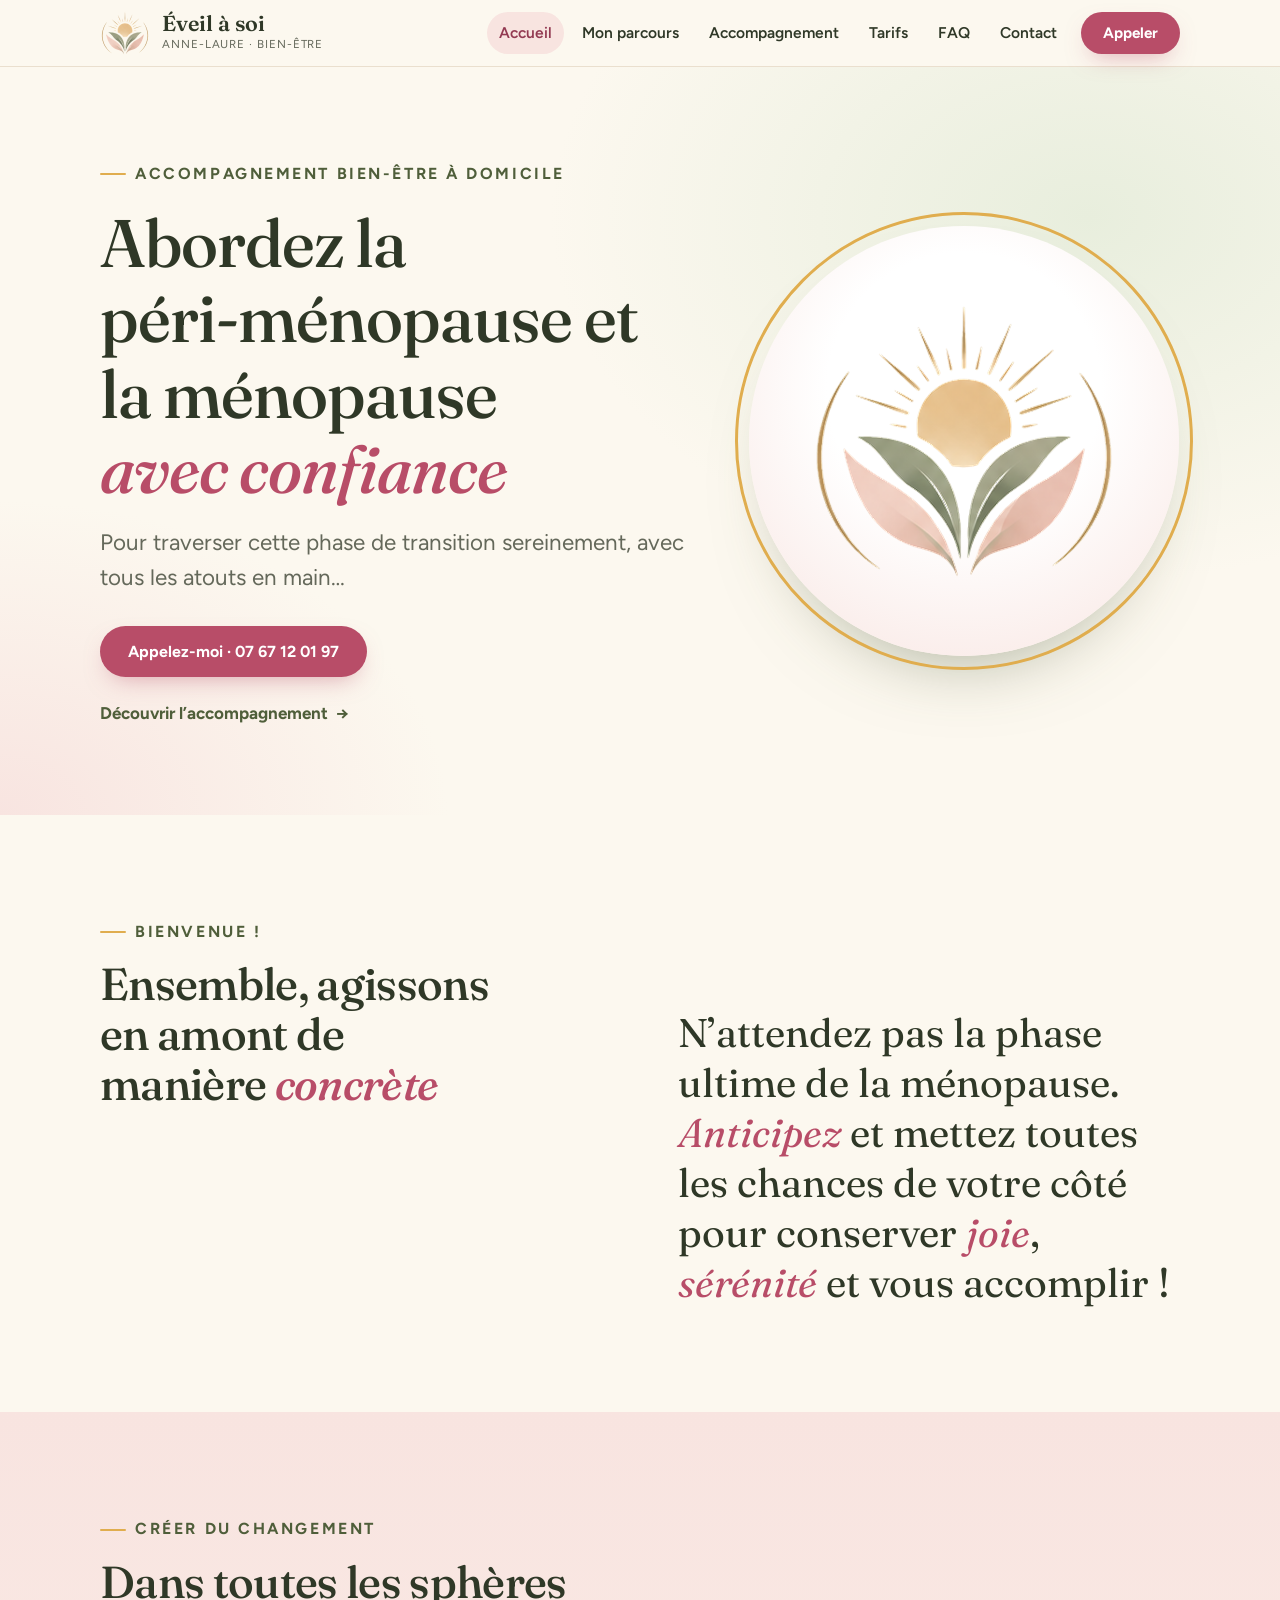
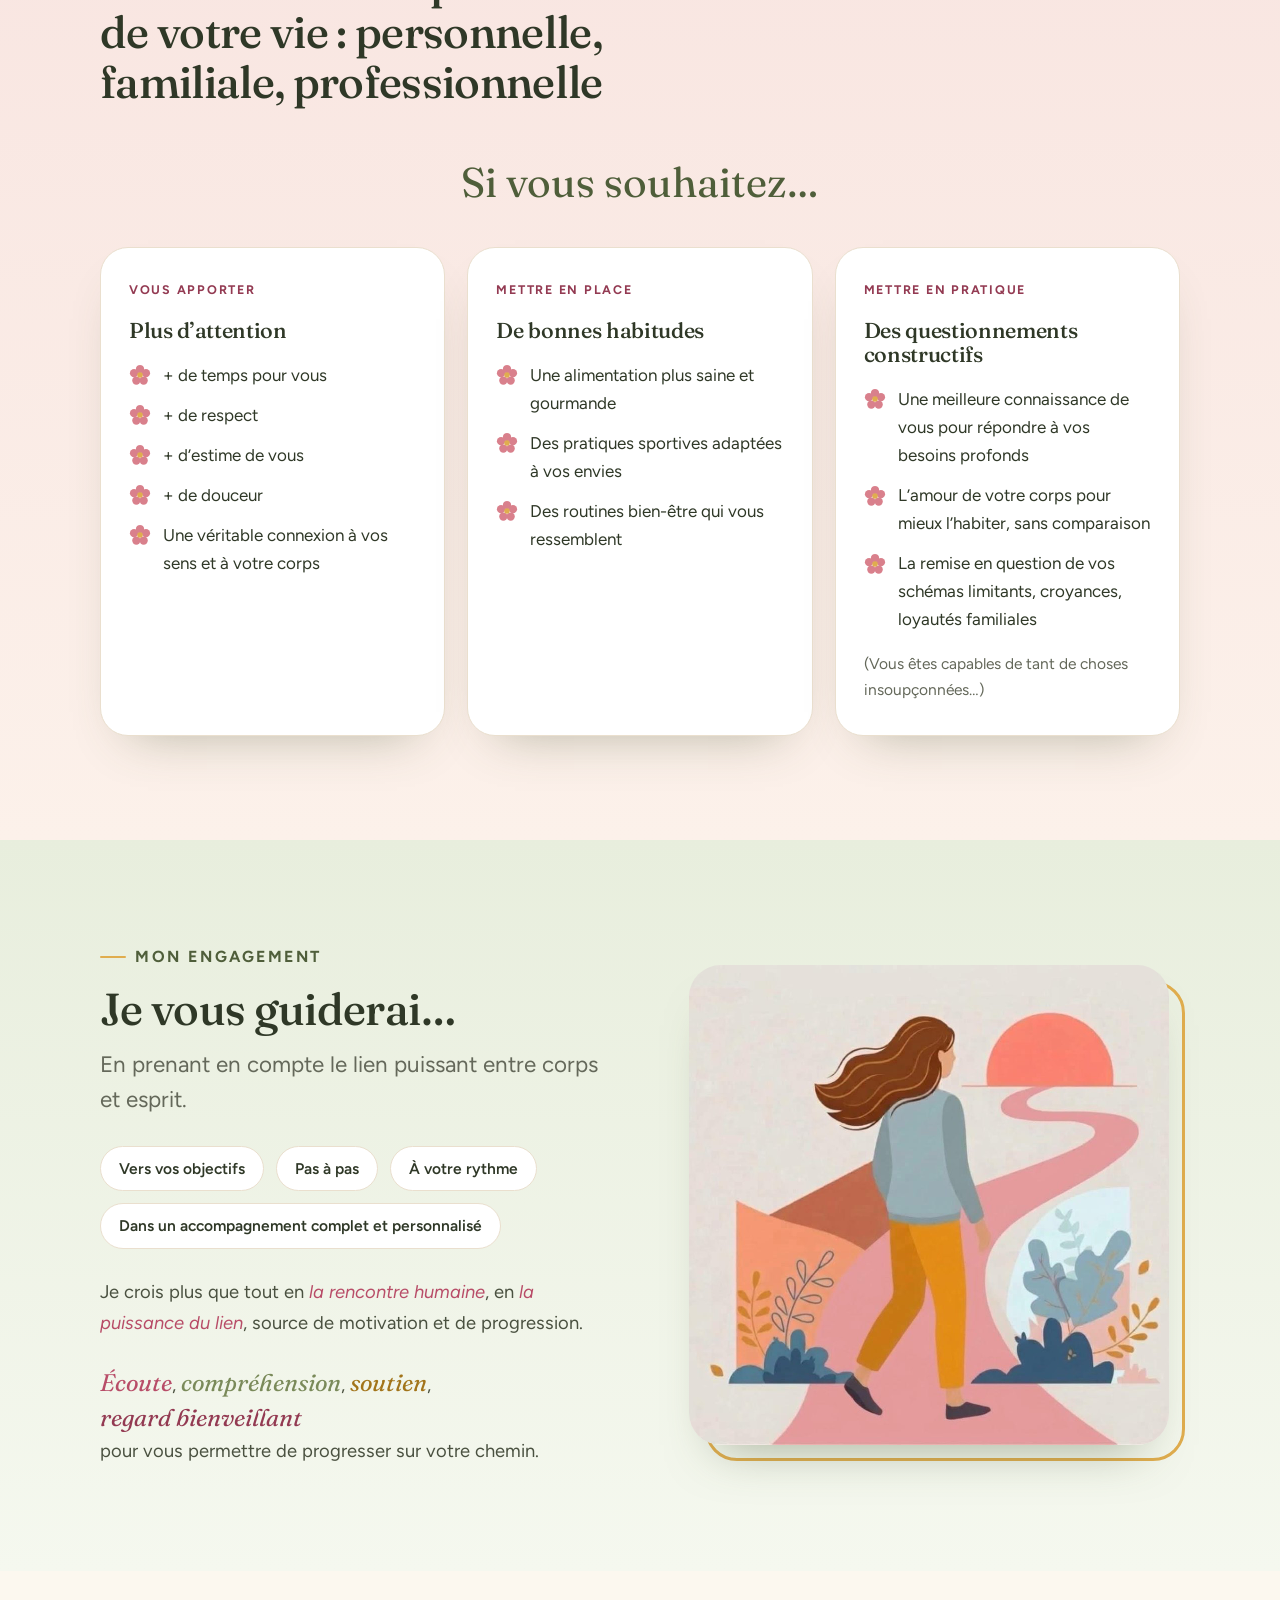
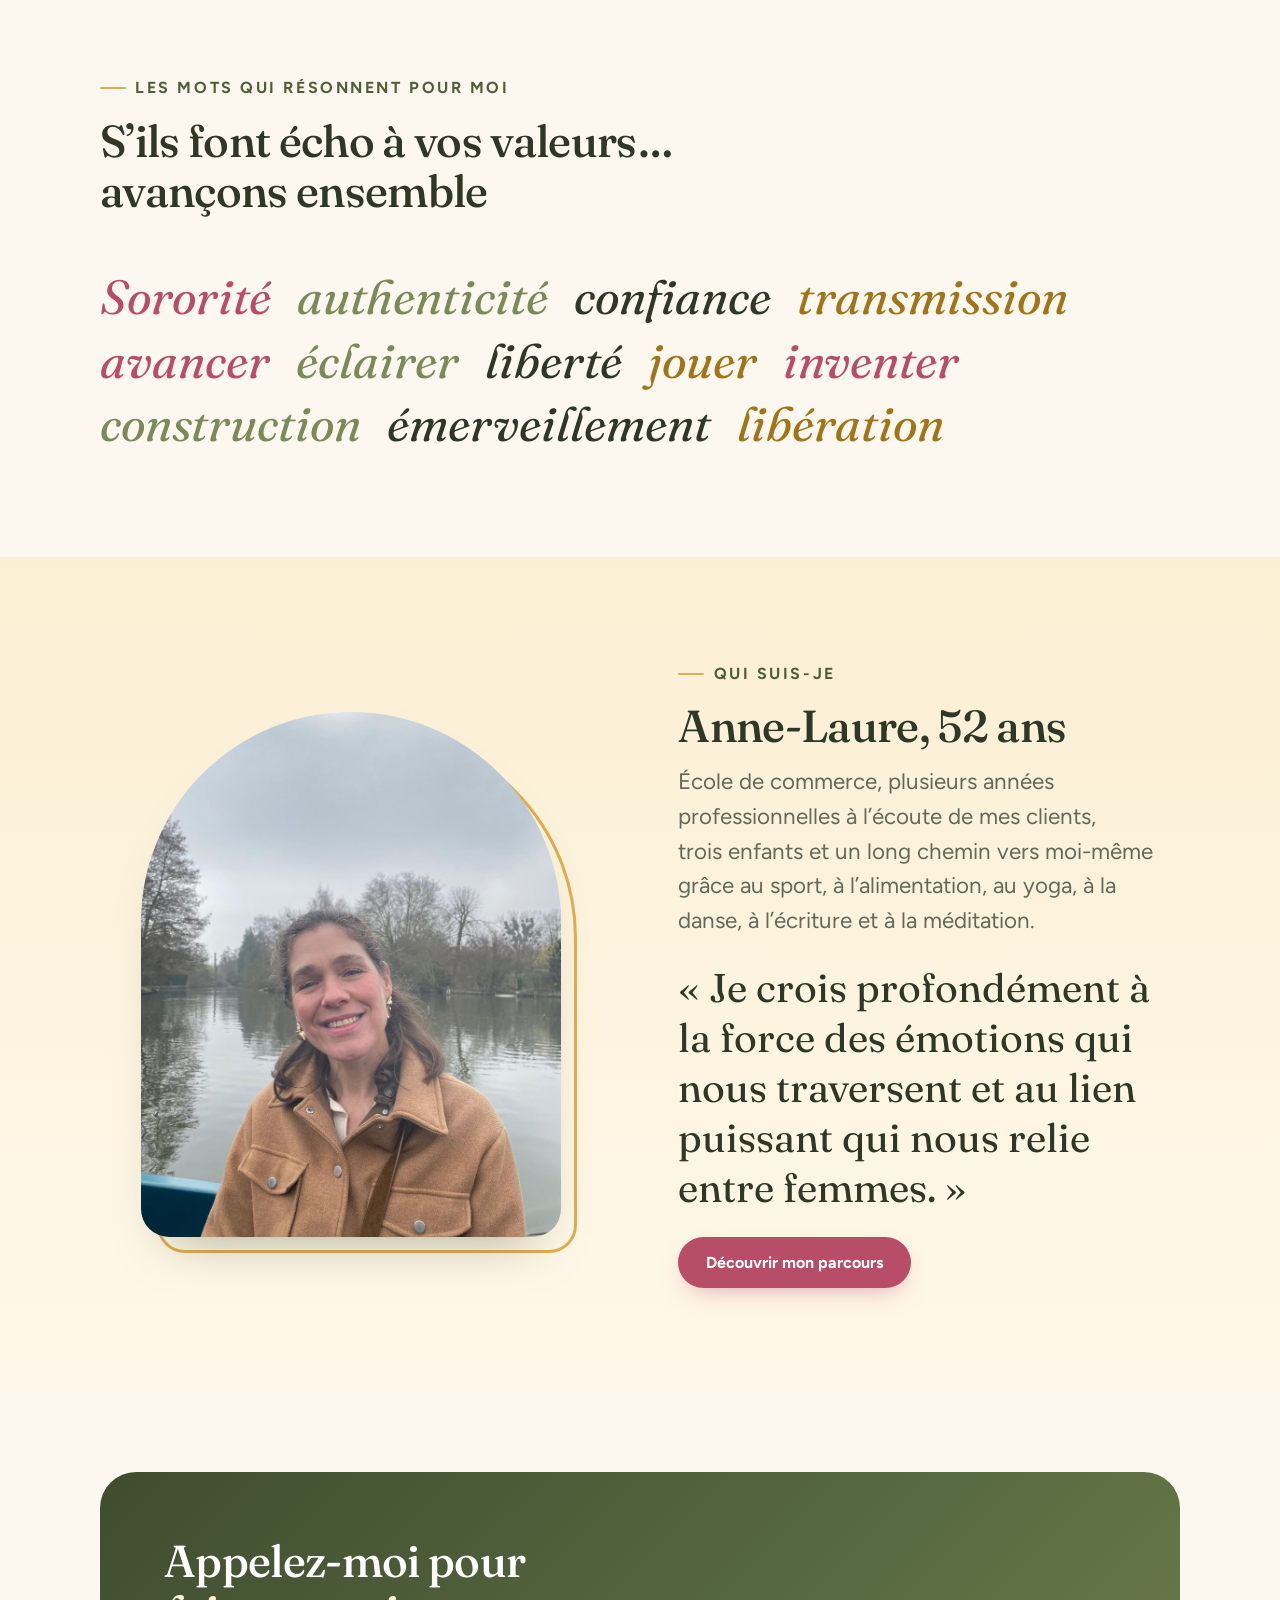
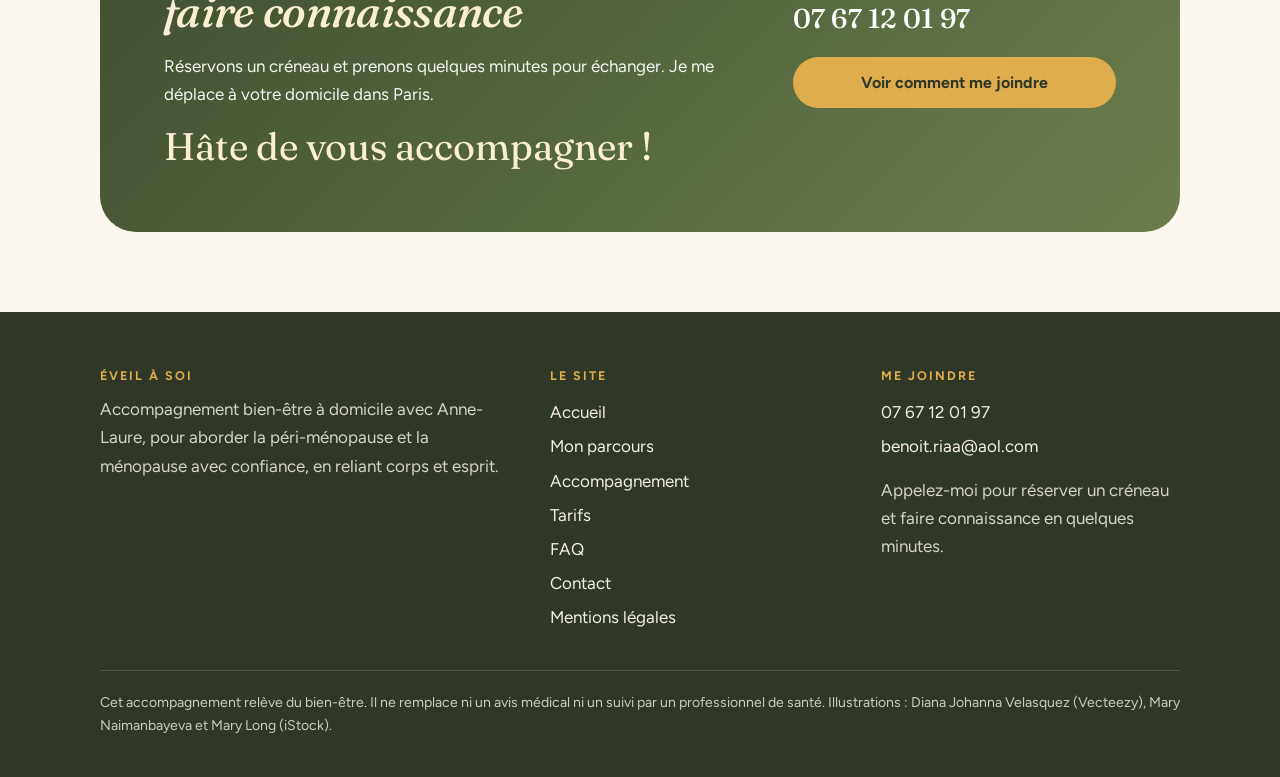
<file: index.html>
<!doctype html><html lang="fr"><head><meta charset="utf-8"><meta name="viewport" content="width=device-width,initial-scale=1,viewport-fit=cover"><title>Éveil à soi Bien-être Paris 15e</title><meta name="description" content="Éveil à soi, accompagnement bien-être à domicile à Paris 15e pour aborder la péri-ménopause et la ménopause avec confiance."><meta name="theme-color" content="#b84d68"><link rel="icon" href="favicon.png" type="image/png"><link rel="apple-touch-icon" href="apple-touch-icon.png"><meta property="og:type" content="website"><meta property="og:locale" content="fr_FR"><meta property="og:title" content="Éveil à soi Bien-être Paris 15e"><meta property="og:description" content="Éveil à soi, accompagnement bien-être à domicile à Paris 15e pour aborder la péri-ménopause et la ménopause avec confiance."><meta property="og:image" content="https://annelaureriaudsimon-web.github.io/annelaure-bienetre/apercu-eveil.jpg"><meta property="og:image:width" content="1200"><meta property="og:image:height" content="630"><meta property="og:image:alt" content="Éveil à soi : un soleil se lève sur deux feuilles vertes et deux pétales roses"><meta name="twitter:card" content="summary_large_image"><link rel="canonical" href="https://annelaureriaudsimon-web.github.io/annelaure-bienetre/"><meta property="og:url" content="https://annelaureriaudsimon-web.github.io/annelaure-bienetre/"><link rel="preconnect" href="https://fonts.googleapis.com"><link rel="preconnect" href="https://fonts.gstatic.com" crossorigin><link rel="stylesheet" href="https://fonts.googleapis.com/css2?family=Figtree:wght@400;600;700&family=Fraunces:ital,opsz,wght@0,9..144,400;0,9..144,500;0,9..144,600;1,9..144,400;1,9..144,500&display=swap"><link rel="stylesheet" href="style.css"></head><body><div class="page"><header class="site-header"><div class="wrap bar">
<a class="brand" href="index.html"><img src="logo-eveil-petit.png" alt="" width="200" height="184"><span><b>Éveil à soi</b><small>Anne-Laure · Bien-être</small></span></a>
<button class="menu-btn" type="button" aria-expanded="false" aria-controls="nav">Menu</button>
<nav class="nav" id="nav" aria-label="Navigation principale"><a class="link" href="index.html" aria-current="page">Accueil</a><a class="link" href="a-propos.html">Mon parcours</a><a class="link" href="accompagnement.html">Accompagnement</a><a class="link" href="tarifs.html">Tarifs</a><a class="link" href="faq.html">FAQ</a><a class="link" href="contact.html">Contact</a><div class="nav-cta"><a class="btn btn-main btn-sm" href="tel:+33767120197">Appeler</a></div></nav>
</div></header><main>
<section class="hero"><div class="wrap hero-grid">
<div>
<span class="eyebrow">Accompagnement bien-être à domicile</span>
<h1>Abordez la <span class="nw">péri-ménopause</span> et la ménopause <em>avec confiance</em></h1>
<p class="lead">Pour traverser cette phase de transition sereinement, avec tous les atouts en main…</p>
<div class="btn-row"><a class="btn btn-main" href="tel:+33767120197">Appelez-moi · 07 67 12 01 97</a></div>
<p class="more"><a class="arrow" href="accompagnement.html">Découvrir l’accompagnement</a></p>
</div>
<div class="emblem"><img src="logo-eveil.png" alt="Logo Éveil à soi : un soleil se lève sur deux feuilles vertes et deux pétales roses." width="592" height="544"></div>
</div></section>

<section class="section"><div class="wrap split welcome">
<div class="head" style="margin:0"><span class="eyebrow">Bienvenue !</span><h2>Ensemble, agissons en amont de manière <em>concrète</em></h2></div>
<div class="welcome-r"><p class="big-quote">N’attendez pas la phase ultime de la ménopause.<br><span class="pk">Anticipez</span> et mettez toutes les chances de votre côté pour conserver <span class="pk">joie</span>, <span class="pk">sérénité</span> et vous accomplir !</p></div>
</div></section>

<section class="section tint-blush"><div class="wrap">
<div class="head"><span class="eyebrow">Créer du changement</span><h2>Dans toutes les sphères de votre vie : personnelle, familiale, professionnelle</h2></div>
<p class="if-you">Si vous souhaitez…</p>
<div class="cards">
<article class="card raised"><span class="tag">Vous apporter</span><h3>Plus d’attention</h3><ul class="petals"><li>+ de temps pour vous</li><li>+ de respect</li><li>+ d’estime de vous</li><li>+ de douceur</li><li>Une véritable connexion à vos sens et à votre corps</li></ul></article>
<article class="card raised"><span class="tag">Mettre en place</span><h3>De bonnes habitudes</h3><ul class="petals"><li>Une alimentation plus saine et gourmande</li><li>Des pratiques sportives adaptées à vos envies</li><li>Des routines bien-être qui vous ressemblent</li></ul></article>
<article class="card raised"><span class="tag">Mettre en pratique</span><h3>Des questionnements constructifs</h3><ul class="petals"><li>Une meilleure connaissance de vous pour répondre à vos besoins profonds</li><li>L’amour de votre corps pour mieux l’habiter, sans comparaison</li><li>La remise en question de vos schémas limitants, croyances, loyautés familiales</li></ul><p class="note">(Vous êtes capables de tant de choses insoupçonnées…)</p></article>
</div></div></section>

<section class="section tint-sky"><div class="wrap split">
<div style="display:grid;gap:28px">
<div class="head" style="margin:0"><span class="eyebrow">Mon engagement</span><h2>Je vous guiderai…</h2><p class="lead">En prenant en compte le lien puissant entre corps et esprit.</p></div>
<div class="chips" style="gap:12px"><span class="chip">Vers vos objectifs</span><span class="chip">Pas à pas</span><span class="chip">À votre rythme</span><span class="chip">Dans un accompagnement complet et personnalisé</span></div>
<p class="engage">Je crois plus que tout en <span class="pk">la rencontre humaine</span>, en <span class="pk">la puissance du lien</span>, source de motivation et de progression.</p>
<p class="engage"><span class="kw k1">Écoute</span>, <span class="kw k2">compréhension</span>, <span class="kw k3">soutien</span>, <span class="kw k4">regard bienveillant</span><br>pour vous permettre de progresser sur votre chemin.</p>
</div>
<figure class="art"><img src="femme-chemin.jpg" alt="Illustration : une femme marche sur un chemin sinueux vers un soleil qui se lève, entre collines et feuillages" width="960" height="960" loading="lazy" decoding="async"></figure>
</div></section>

<section class="section"><div class="wrap">
<div class="head"><span class="eyebrow">Les mots qui résonnent pour moi</span><h2>S’ils font écho à vos valeurs… avançons ensemble</h2></div>
<p class="words"><span>Sororité</span><span>authenticité</span><span>confiance</span><span>transmission</span><span>avancer</span><span>éclairer</span><span>liberté</span><span>jouer</span><span>inventer</span><span>construction</span><span>émerveillement</span><span>libération</span></p>
</div></section>

<section class="section tint-sun"><div class="wrap split">
<figure class="portrait"><img src="portrait.jpg" alt="Anne-Laure, souriante, en manteau camel au bord d’une rivière" width="900" height="1200" loading="lazy" decoding="async"></figure>
<div style="display:grid;gap:24px">
<div class="head" style="margin:0"><span class="eyebrow">Qui suis-je</span><h2>Anne-Laure, 52 ans</h2><p class="lead">École de commerce, plusieurs années professionnelles à l’écoute de mes clients,<br>trois enfants et un long chemin vers moi-même grâce au sport, à l’alimentation, au yoga, à la danse, à l’écriture et à la méditation.</p></div>
<p class="big-quote">« Je crois profondément à la force des émotions qui nous traversent et au lien puissant qui nous relie entre femmes. »</p>
<div class="btn-row"><a class="btn btn-main" href="a-propos.html">Découvrir mon parcours</a></div>
</div>
</div></section>
<div class="wrap cta-wrap"><div class="cta">
<div style="display:grid;gap:16px"><h2>Appelez-moi pour <em>faire connaissance</em></h2><p>Réservons un créneau et prenons quelques minutes pour échanger. Je me déplace à votre domicile dans Paris.</p><p class="cta-big">Hâte de vous accompagner !</p></div>
<div class="side"><a class="phone" href="tel:+33767120197">07 67 12 01 97</a><a class="btn btn-sun" href="contact.html">Voir comment me joindre</a></div>
</div></div>
</main><footer class="site-footer"><div class="wrap">
<div class="foot">
<div><h4>Éveil à soi</h4><p>Accompagnement bien-être à domicile avec Anne-Laure, pour aborder la péri-ménopause et la ménopause avec confiance, en reliant corps et esprit.</p></div>
<div><h4>Le site</h4><a href="index.html">Accueil</a><a href="a-propos.html">Mon parcours</a><a href="accompagnement.html">Accompagnement</a><a href="tarifs.html">Tarifs</a><a href="faq.html">FAQ</a><a href="contact.html">Contact</a><a href="mentions-legales.html">Mentions légales</a></div>
<div><h4>Me joindre</h4><a href="tel:+33767120197">07 67 12 01 97</a><a href="mailto:benoit.riaa@aol.com">benoit.riaa@aol.com</a><p>Appelez-moi pour réserver un créneau et faire connaissance en quelques minutes.</p></div>
</div>
<p class="legal">Cet accompagnement relève du bien-être. Il ne remplace ni un avis médical ni un suivi par un professionnel de santé. Illustrations : Diana Johanna Velasquez (Vecteezy), Mary Naimanbayeva et Mary Long (iStock).</p>
</div></footer></div><script src="site.js"></script></body></html>
</file>
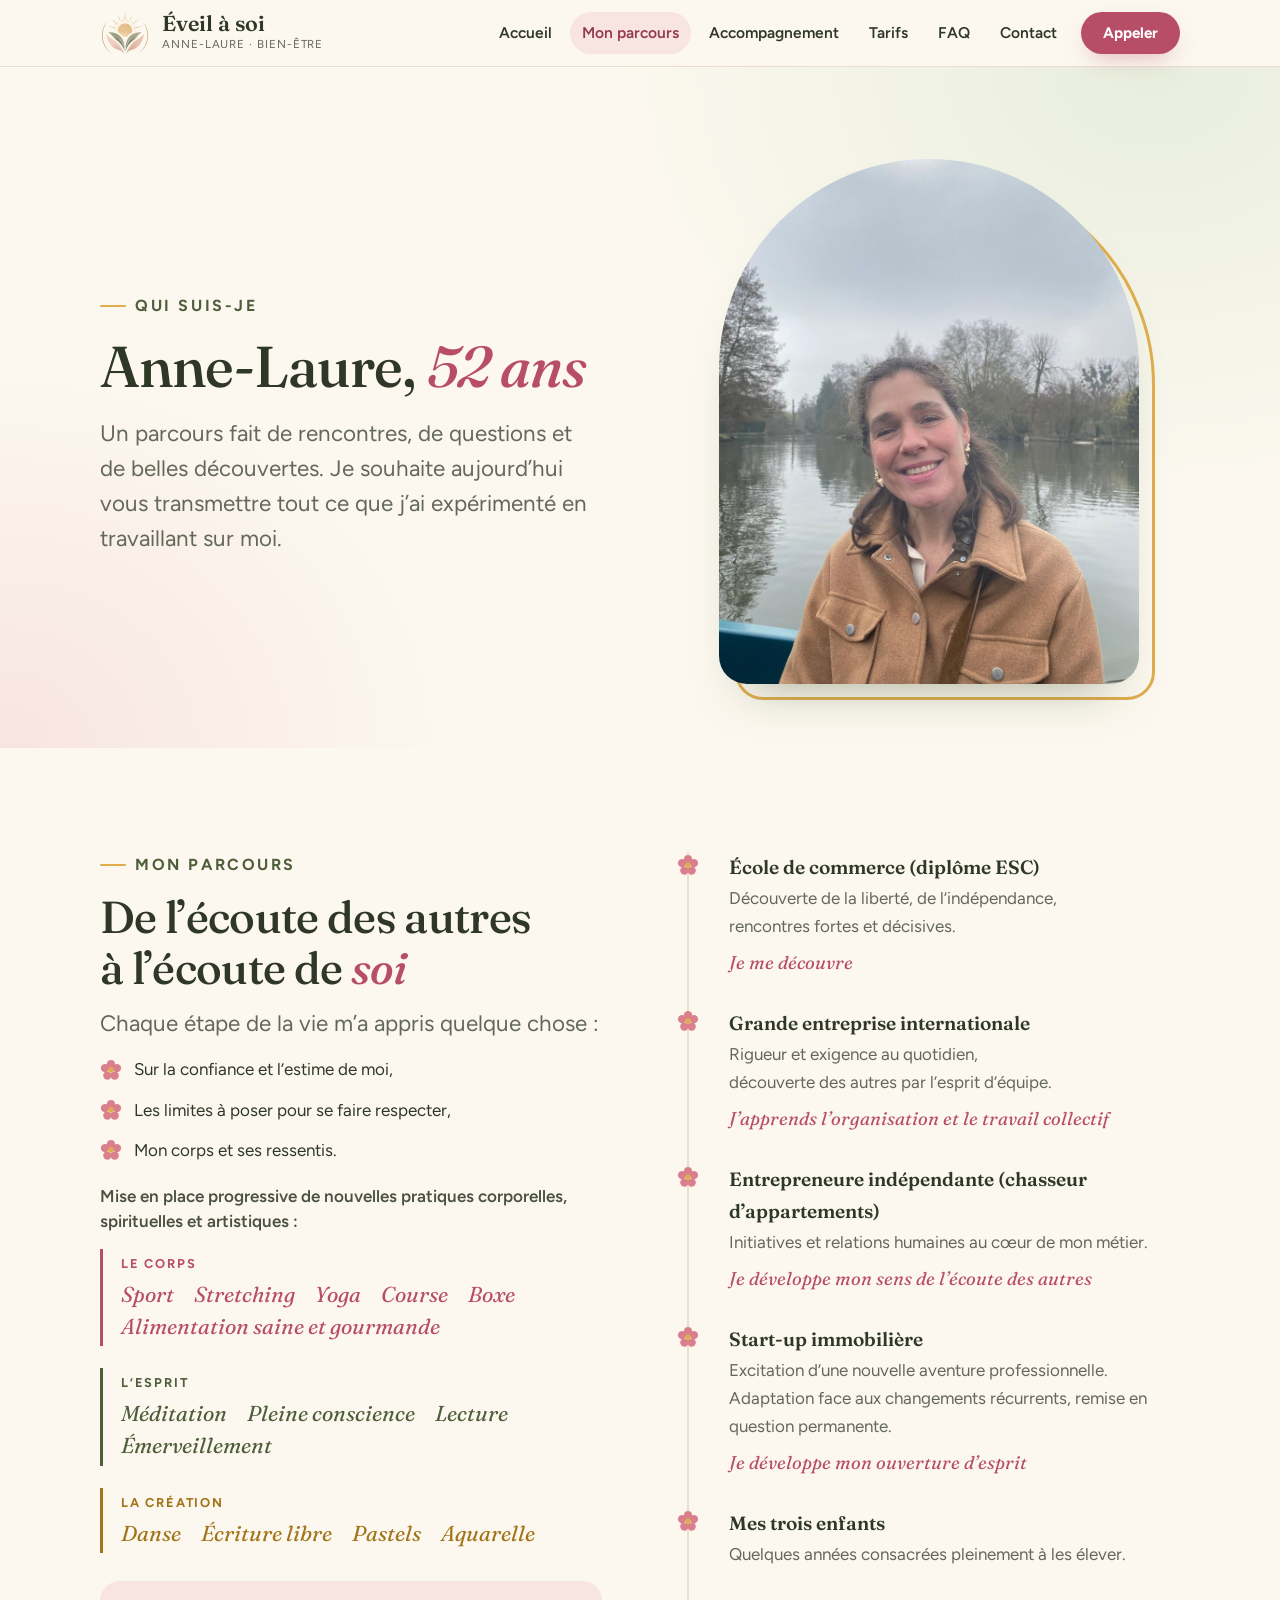
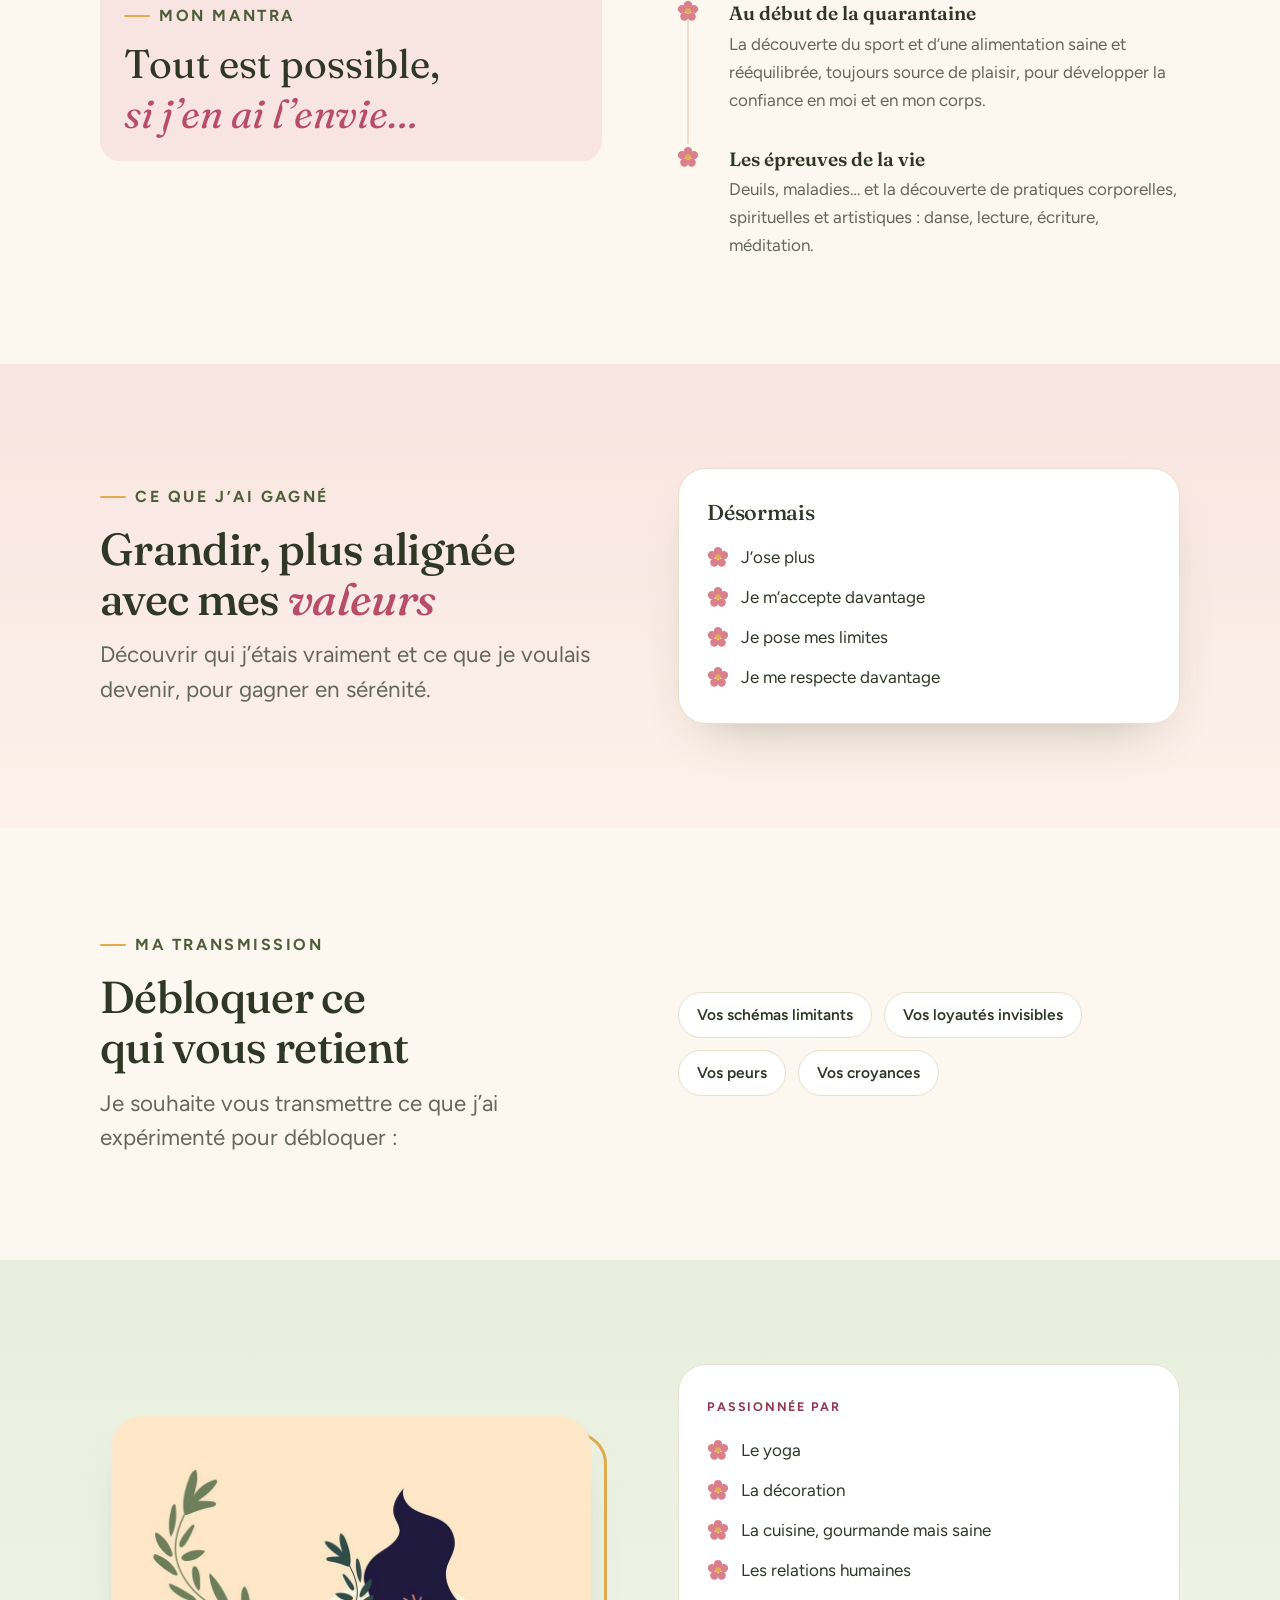
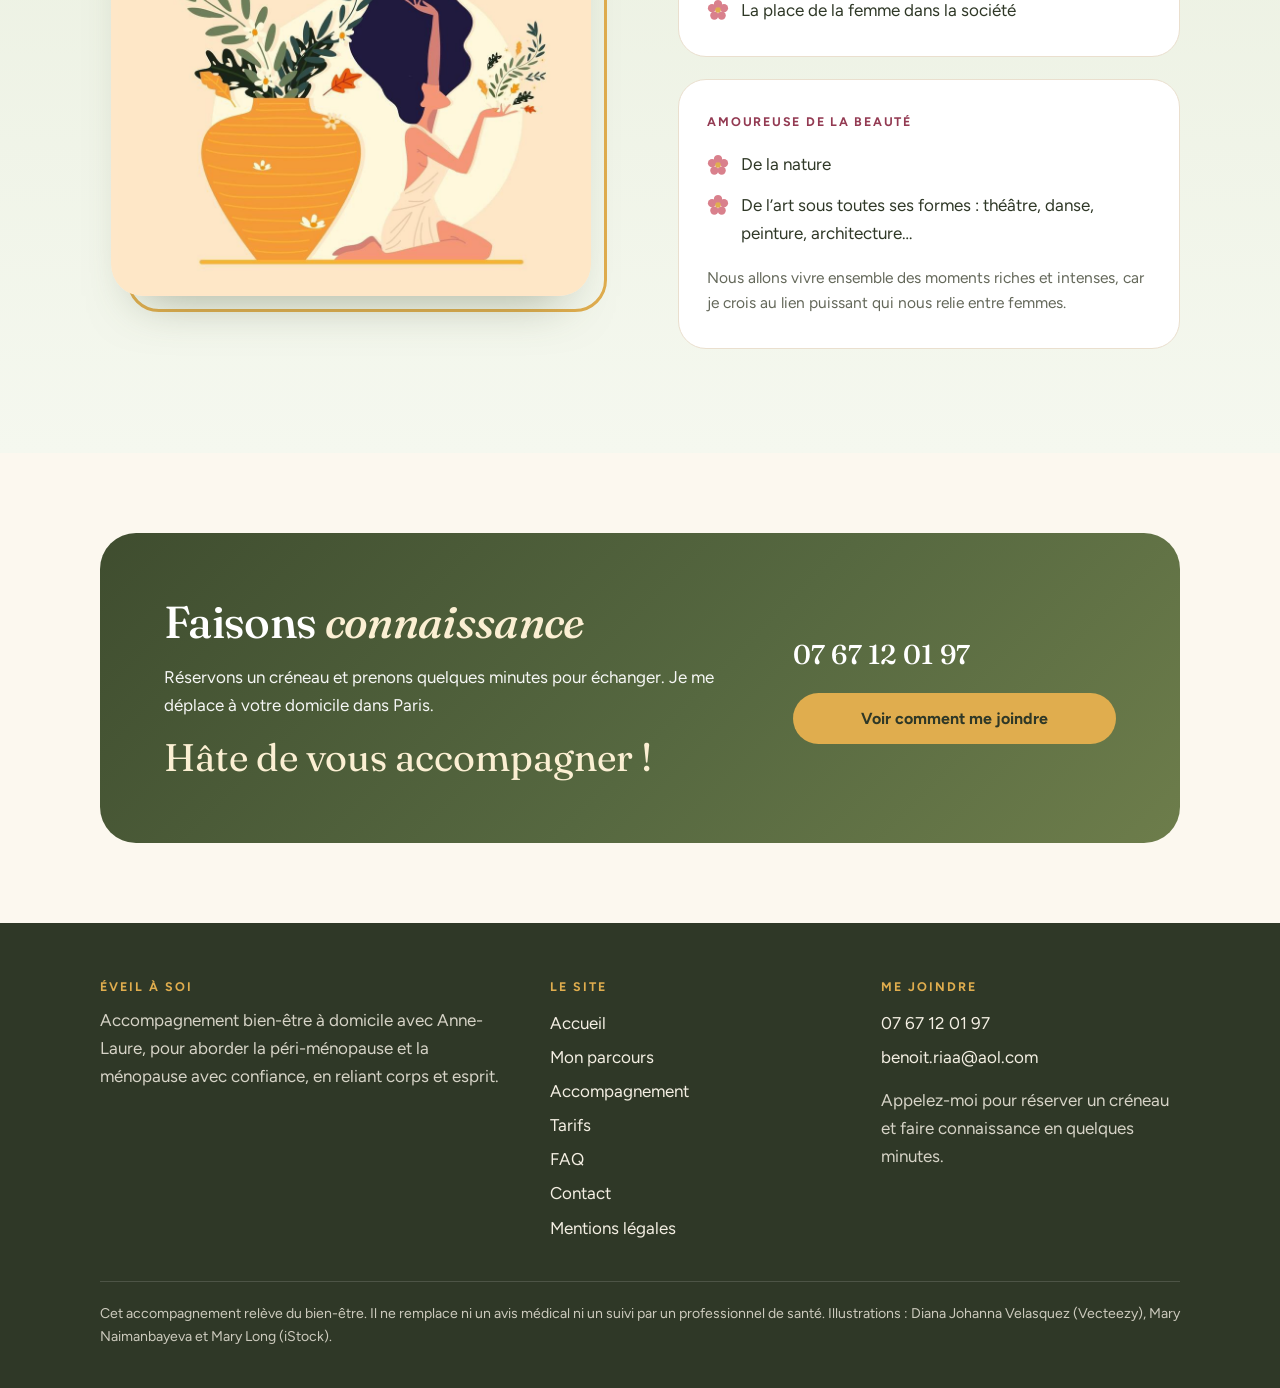
<file: a-propos.html>
<!doctype html><html lang="fr"><head><meta charset="utf-8"><meta name="viewport" content="width=device-width,initial-scale=1,viewport-fit=cover"><title>Mon parcours · Éveil à soi</title><meta name="description" content="Le parcours d’Anne-Laure, 52 ans, accompagnante bien-être à domicile à Paris 15e."><meta name="theme-color" content="#b84d68"><link rel="icon" href="favicon.png" type="image/png"><link rel="apple-touch-icon" href="apple-touch-icon.png"><meta property="og:type" content="website"><meta property="og:locale" content="fr_FR"><meta property="og:title" content="Mon parcours · Éveil à soi"><meta property="og:description" content="Le parcours d’Anne-Laure, 52 ans, accompagnante bien-être à domicile à Paris 15e."><meta property="og:image" content="https://annelaureriaudsimon-web.github.io/annelaure-bienetre/apercu-eveil.jpg"><meta property="og:image:width" content="1200"><meta property="og:image:height" content="630"><meta property="og:image:alt" content="Éveil à soi : un soleil se lève sur deux feuilles vertes et deux pétales roses"><meta name="twitter:card" content="summary_large_image"><link rel="canonical" href="https://annelaureriaudsimon-web.github.io/annelaure-bienetre/a-propos.html"><meta property="og:url" content="https://annelaureriaudsimon-web.github.io/annelaure-bienetre/a-propos.html"><link rel="preconnect" href="https://fonts.googleapis.com"><link rel="preconnect" href="https://fonts.gstatic.com" crossorigin><link rel="stylesheet" href="https://fonts.googleapis.com/css2?family=Figtree:wght@400;600;700&family=Fraunces:ital,opsz,wght@0,9..144,400;0,9..144,500;0,9..144,600;1,9..144,400;1,9..144,500&display=swap"><link rel="stylesheet" href="style.css"></head><body><div class="page"><header class="site-header"><div class="wrap bar">
<a class="brand" href="index.html"><img src="logo-eveil-petit.png" alt="" width="200" height="184"><span><b>Éveil à soi</b><small>Anne-Laure · Bien-être</small></span></a>
<button class="menu-btn" type="button" aria-expanded="false" aria-controls="nav">Menu</button>
<nav class="nav" id="nav" aria-label="Navigation principale"><a class="link" href="index.html">Accueil</a><a class="link" href="a-propos.html" aria-current="page">Mon parcours</a><a class="link" href="accompagnement.html">Accompagnement</a><a class="link" href="tarifs.html">Tarifs</a><a class="link" href="faq.html">FAQ</a><a class="link" href="contact.html">Contact</a><div class="nav-cta"><a class="btn btn-main btn-sm" href="tel:+33767120197">Appeler</a></div></nav>
</div></header><main>
<section class="page-hero"><div class="wrap split">
<div><span class="eyebrow">Qui suis-je</span><h1>Anne-Laure, <em>52 ans</em></h1><p class="lead">Un parcours fait de rencontres, de questions et de belles découvertes. Je souhaite aujourd’hui vous transmettre tout ce que j’ai expérimenté en travaillant sur moi.</p></div>
<figure class="portrait"><img src="portrait.jpg" alt="Anne-Laure, souriante, en manteau camel au bord d’une rivière" width="900" height="1200"></figure>
</div></section>
<section class="section"><div class="wrap split" style="align-items:start">
<div class="head" style="margin:0"><span class="eyebrow">Mon parcours</span><h2>De l’écoute des autres à l’écoute de <em>soi</em></h2><p class="lead">Chaque étape de la vie m’a appris quelque chose :</p><ul class="petals"><li>Sur la confiance et l’estime de moi,</li><li>Les limites à poser pour se faire respecter,</li><li>Mon corps et ses ressentis.</li></ul>
<p class="sub">Mise en place progressive de nouvelles pratiques corporelles, spirituelles et artistiques :</p>
<div class="practices">
<div class="pr pr-corps"><span class="pr-l">Le corps</span><p><span>Sport</span><span>Stretching</span><span>Yoga</span><span>Course</span><span>Boxe</span><span>Alimentation saine et gourmande</span></p></div>
<div class="pr pr-esprit"><span class="pr-l">L’esprit</span><p><span>Méditation</span><span>Pleine conscience</span><span>Lecture</span><span>Émerveillement</span></p></div>
<div class="pr pr-art"><span class="pr-l">La création</span><p><span>Danse</span><span>Écriture libre</span><span>Pastels</span><span>Aquarelle</span></p></div>
</div>
<div class="mantra"><span class="eyebrow">Mon mantra</span><p class="big-quote">Tout est possible,<br><em>si j’en ai l’envie…</em></p></div></div>
<ol class="path"><li><b>École de commerce (diplôme ESC)</b><span>Découverte de la liberté, de l’indépendance,<br>rencontres fortes et décisives.</span><em class="me">Je me découvre</em></li><li><b>Grande entreprise internationale</b><span>Rigueur et exigence au quotidien,<br>découverte des autres par l’esprit d’équipe.</span><em class="me">J’apprends l’organisation et le travail collectif</em></li><li><b>Entrepreneure indépendante (chasseur d’appartements)</b><span>Initiatives et relations humaines au cœur de mon métier.</span><em class="me">Je développe mon sens de l’écoute des autres</em></li><li><b>Start-up immobilière</b><span>Excitation d’une nouvelle aventure professionnelle.<br>Adaptation face aux changements récurrents, remise en question permanente.</span><em class="me">Je développe mon ouverture d’esprit</em></li><li><b>Mes trois enfants</b><span>Quelques années consacrées pleinement à les élever.</span></li><li><b>Au début de la quarantaine</b><span>La découverte du sport et d’une alimentation saine et rééquilibrée, toujours source de plaisir, pour développer la confiance en moi et en mon corps.</span></li><li><b>Les épreuves de la vie</b><span>Deuils, maladies… et la découverte de pratiques corporelles, spirituelles et artistiques : danse, lecture, écriture, méditation.</span></li></ol>
</div></section>
<section class="section tint-blush"><div class="wrap split">
<div class="head" style="margin:0"><span class="eyebrow">Ce que j’ai gagné</span><h2>Grandir, plus alignée avec mes <em>valeurs</em></h2><p class="lead">Découvrir qui j’étais vraiment et ce que je voulais devenir, pour gagner en sérénité.</p></div>
<div class="card raised"><h3>Désormais</h3><ul class="petals"><li>J’ose plus</li><li>Je m’accepte davantage</li><li>Je pose mes limites</li><li>Je me respecte davantage</li></ul></div>
</div></section>
<section class="section"><div class="wrap split">
<div class="head" style="margin:0"><span class="eyebrow">Ma transmission</span><h2>Débloquer ce qui vous retient</h2><p class="lead">Je souhaite vous transmettre ce que j’ai expérimenté pour débloquer :</p></div>
<div class="chips" style="gap:12px"><span class="chip">Vos schémas limitants</span><span class="chip">Vos loyautés invisibles</span><span class="chip">Vos peurs</span><span class="chip">Vos croyances</span></div>
</div></section>
<section class="section tint-sky"><div class="wrap split">
<figure class="art"><img src="illustration-vase.jpg" alt="Illustration : une femme à genoux, une branche à la main, près d’un grand vase de feuillages et de marguerites" width="980" height="980" loading="lazy" decoding="async"></figure>
<div style="display:grid;gap:22px">
<div class="card"><span class="tag">Passionnée par</span><ul class="petals"><li>Le yoga</li><li>La décoration</li><li>La cuisine, gourmande mais saine</li><li>Les relations humaines</li><li>La place de la femme dans la société</li></ul></div>
<div class="card"><span class="tag">Amoureuse de la beauté</span><ul class="petals"><li>De la nature</li><li>De l’art sous toutes ses formes : théâtre, danse, peinture, architecture…</li></ul><p class="note">Nous allons vivre ensemble des moments riches et intenses, car je crois au lien puissant qui nous relie entre femmes.</p></div>
</div>
</div></section>
<div class="wrap cta-wrap"><div class="cta">
<div style="display:grid;gap:16px"><h2>Faisons <em>connaissance</em></h2><p>Réservons un créneau et prenons quelques minutes pour échanger. Je me déplace à votre domicile dans Paris.</p><p class="cta-big">Hâte de vous accompagner !</p></div>
<div class="side"><a class="phone" href="tel:+33767120197">07 67 12 01 97</a><a class="btn btn-sun" href="contact.html">Voir comment me joindre</a></div>
</div></div>
</main><footer class="site-footer"><div class="wrap">
<div class="foot">
<div><h4>Éveil à soi</h4><p>Accompagnement bien-être à domicile avec Anne-Laure, pour aborder la péri-ménopause et la ménopause avec confiance, en reliant corps et esprit.</p></div>
<div><h4>Le site</h4><a href="index.html">Accueil</a><a href="a-propos.html">Mon parcours</a><a href="accompagnement.html">Accompagnement</a><a href="tarifs.html">Tarifs</a><a href="faq.html">FAQ</a><a href="contact.html">Contact</a><a href="mentions-legales.html">Mentions légales</a></div>
<div><h4>Me joindre</h4><a href="tel:+33767120197">07 67 12 01 97</a><a href="mailto:benoit.riaa@aol.com">benoit.riaa@aol.com</a><p>Appelez-moi pour réserver un créneau et faire connaissance en quelques minutes.</p></div>
</div>
<p class="legal">Cet accompagnement relève du bien-être. Il ne remplace ni un avis médical ni un suivi par un professionnel de santé. Illustrations : Diana Johanna Velasquez (Vecteezy), Mary Naimanbayeva et Mary Long (iStock).</p>
</div></footer></div><script src="site.js"></script></body></html>
</file>
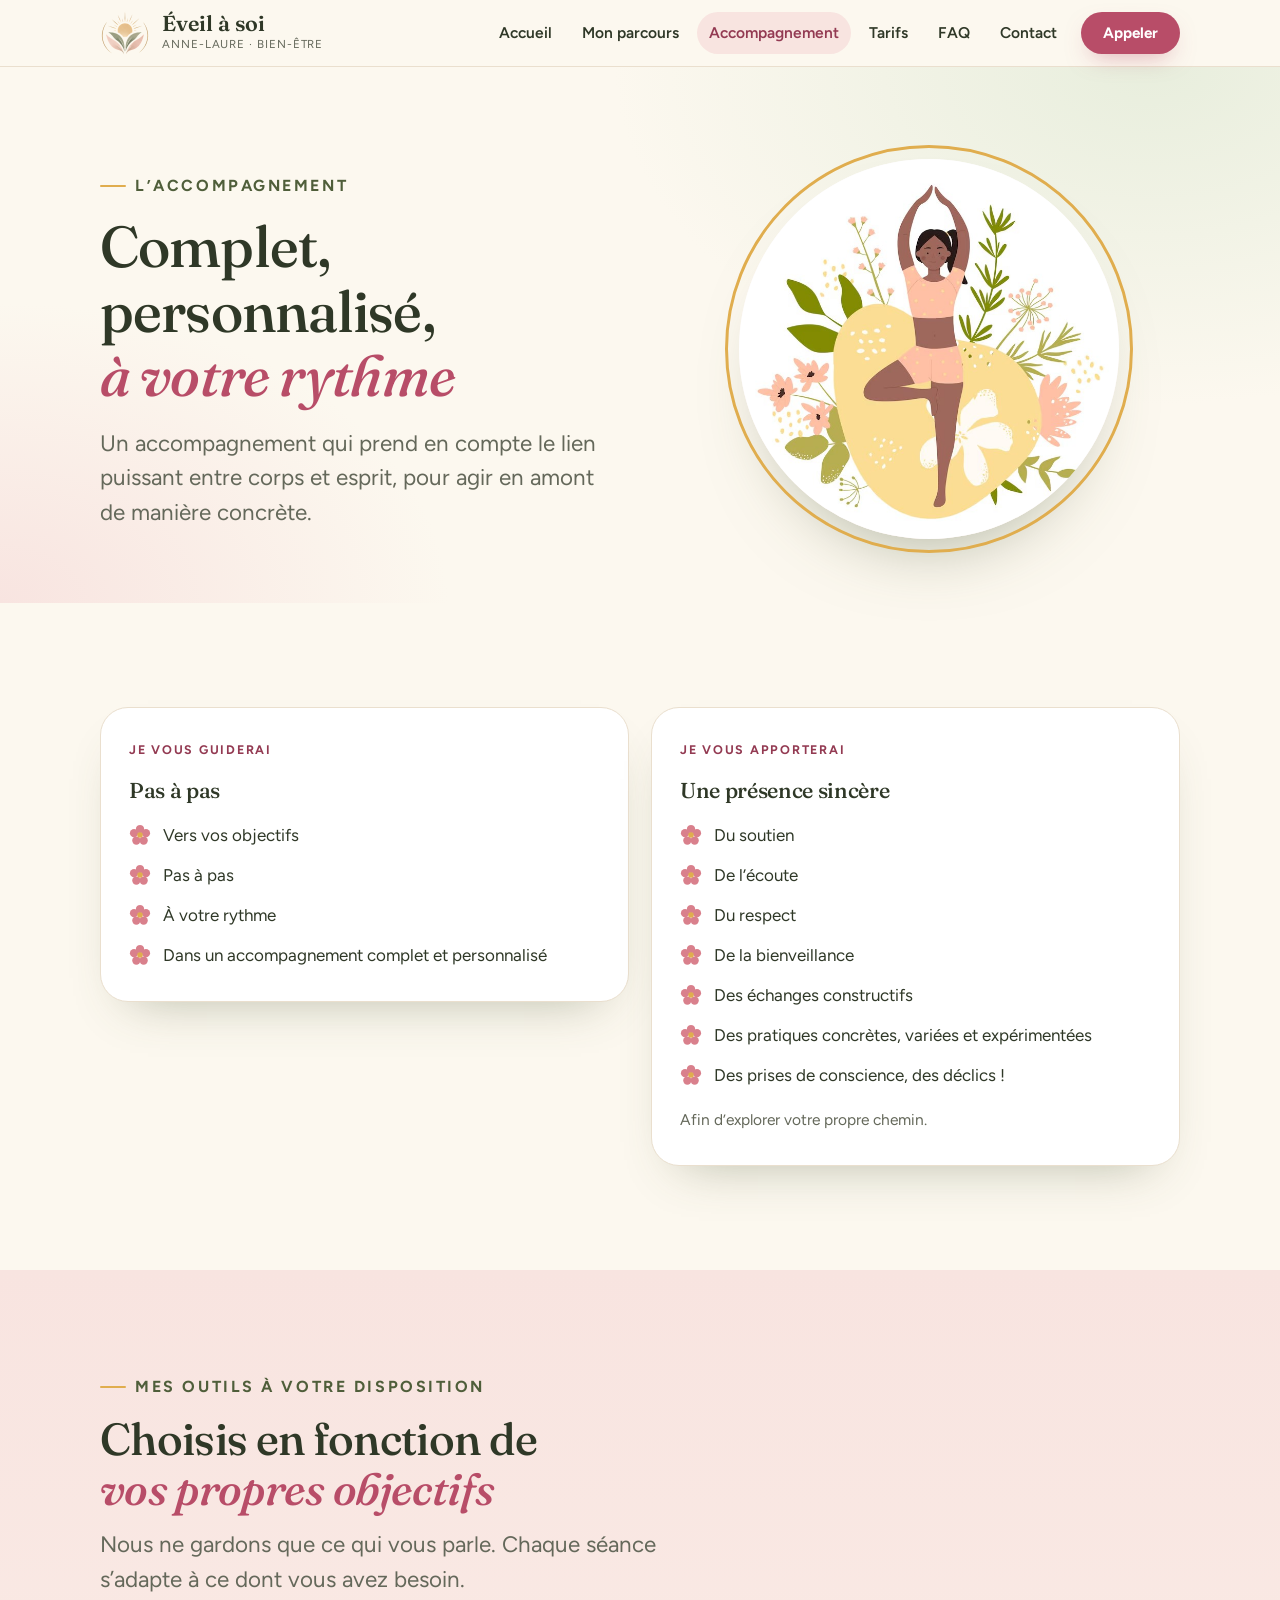
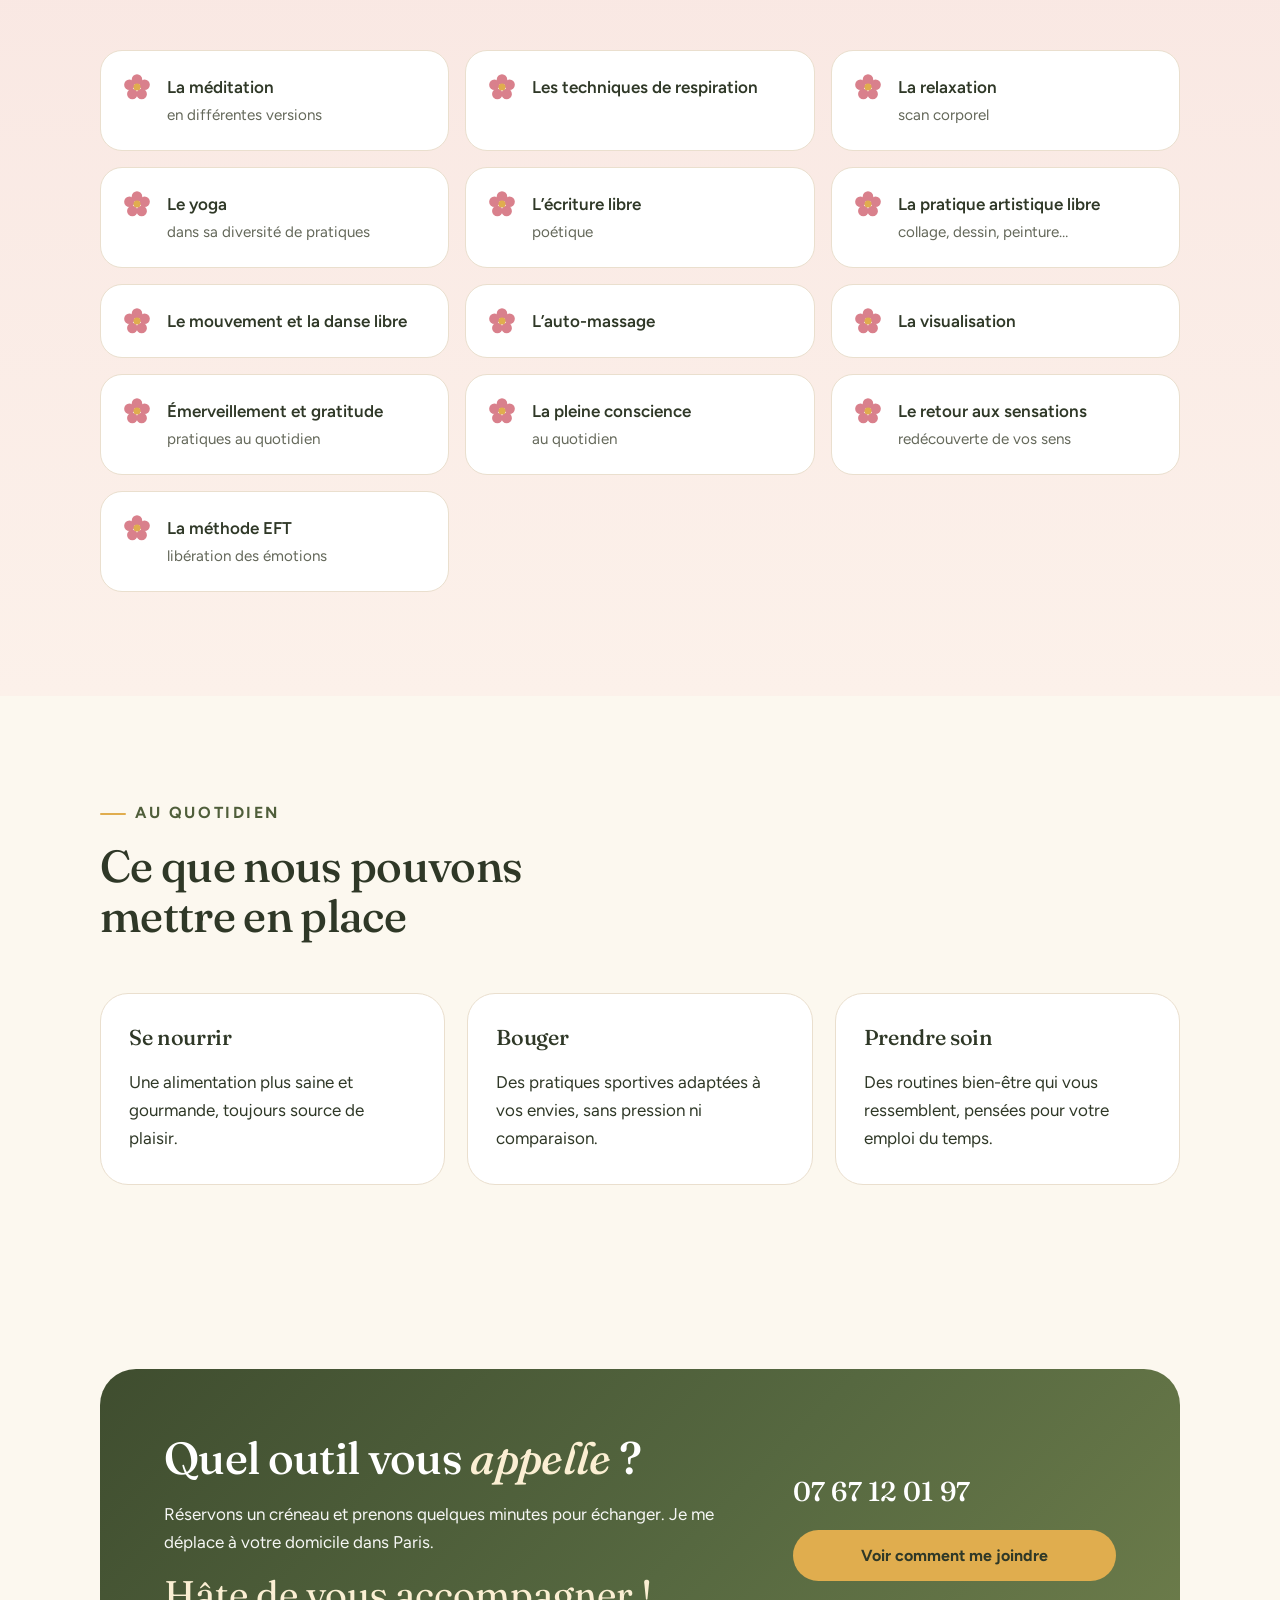
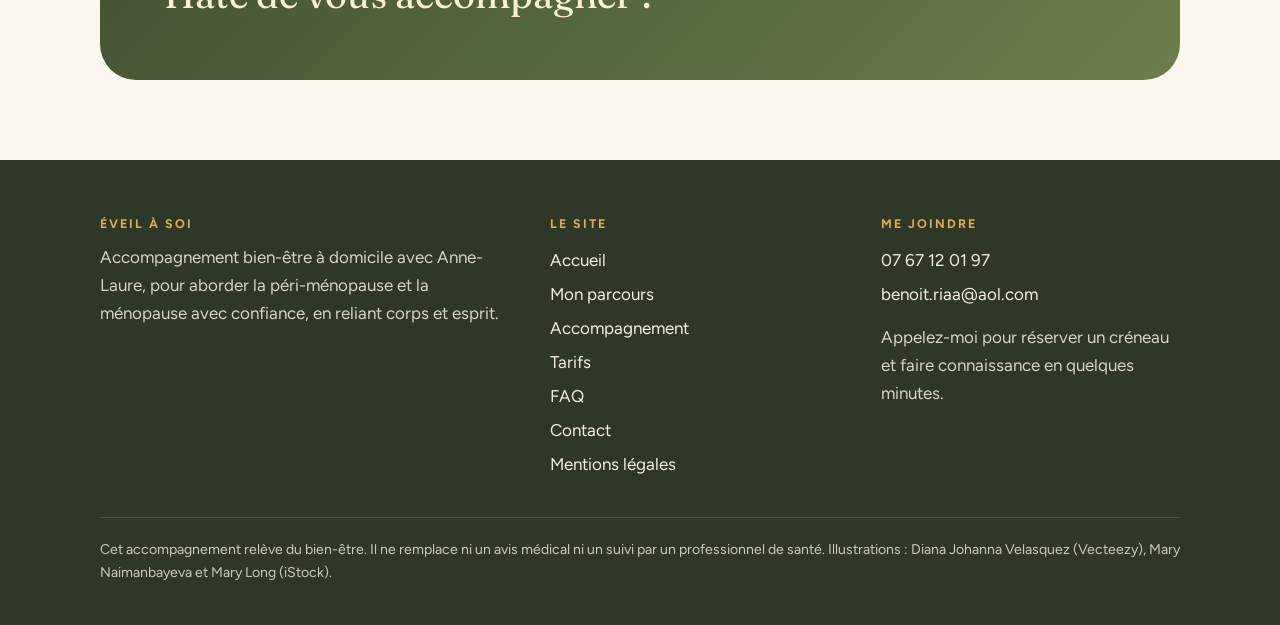
<file: accompagnement.html>
<!doctype html><html lang="fr"><head><meta charset="utf-8"><meta name="viewport" content="width=device-width,initial-scale=1,viewport-fit=cover"><title>Accompagnement · Éveil à soi</title><meta name="description" content="Méditation, respiration, yoga, EFT… les outils de l’accompagnement bien-être à domicile, Paris 15e."><meta name="theme-color" content="#b84d68"><link rel="icon" href="favicon.png" type="image/png"><link rel="apple-touch-icon" href="apple-touch-icon.png"><meta property="og:type" content="website"><meta property="og:locale" content="fr_FR"><meta property="og:title" content="Accompagnement · Éveil à soi"><meta property="og:description" content="Méditation, respiration, yoga, EFT… les outils de l’accompagnement bien-être à domicile, Paris 15e."><meta property="og:image" content="https://annelaureriaudsimon-web.github.io/annelaure-bienetre/apercu-eveil.jpg"><meta property="og:image:width" content="1200"><meta property="og:image:height" content="630"><meta property="og:image:alt" content="Éveil à soi : un soleil se lève sur deux feuilles vertes et deux pétales roses"><meta name="twitter:card" content="summary_large_image"><link rel="canonical" href="https://annelaureriaudsimon-web.github.io/annelaure-bienetre/accompagnement.html"><meta property="og:url" content="https://annelaureriaudsimon-web.github.io/annelaure-bienetre/accompagnement.html"><link rel="preconnect" href="https://fonts.googleapis.com"><link rel="preconnect" href="https://fonts.gstatic.com" crossorigin><link rel="stylesheet" href="https://fonts.googleapis.com/css2?family=Figtree:wght@400;600;700&family=Fraunces:ital,opsz,wght@0,9..144,400;0,9..144,500;0,9..144,600;1,9..144,400;1,9..144,500&display=swap"><link rel="stylesheet" href="style.css"></head><body><div class="page"><header class="site-header"><div class="wrap bar">
<a class="brand" href="index.html"><img src="logo-eveil-petit.png" alt="" width="200" height="184"><span><b>Éveil à soi</b><small>Anne-Laure · Bien-être</small></span></a>
<button class="menu-btn" type="button" aria-expanded="false" aria-controls="nav">Menu</button>
<nav class="nav" id="nav" aria-label="Navigation principale"><a class="link" href="index.html">Accueil</a><a class="link" href="a-propos.html">Mon parcours</a><a class="link" href="accompagnement.html" aria-current="page">Accompagnement</a><a class="link" href="tarifs.html">Tarifs</a><a class="link" href="faq.html">FAQ</a><a class="link" href="contact.html">Contact</a><div class="nav-cta"><a class="btn btn-main btn-sm" href="tel:+33767120197">Appeler</a></div></nav>
</div></header><main>
<section class="page-hero"><div class="wrap split">
<div><span class="eyebrow">L’accompagnement</span><h1>Complet, personnalisé, <em>à votre rythme</em></h1>
<p class="lead">Un accompagnement qui prend en compte le lien puissant entre corps et esprit, pour agir en amont de manière concrète.</p></div>
<div class="emblem art-disc"><img src="illustration-yoga.jpg" alt="Illustration : une femme en posture de l’arbre, entourée de fleurs et de feuillages" width="740" height="740"></div>
</div></section>
<section class="section"><div class="wrap two" style="align-items:start">
<div class="card raised"><span class="tag">Je vous guiderai</span><h3>Pas à pas</h3><ul class="petals"><li>Vers vos objectifs</li><li>Pas à pas</li><li>À votre rythme</li><li>Dans un accompagnement complet et personnalisé</li></ul></div>
<div class="card raised"><span class="tag">Je vous apporterai</span><h3>Une présence sincère</h3><ul class="petals"><li>Du soutien</li><li>De l’écoute</li><li>Du respect</li><li>De la bienveillance</li><li>Des échanges constructifs</li><li>Des pratiques concrètes, variées et expérimentées</li><li>Des prises de conscience, des déclics !</li></ul><p class="note">Afin d’explorer votre propre chemin.</p></div>
</div></section>
<section class="section tint-blush"><div class="wrap">
<div class="head"><span class="eyebrow">Mes outils à votre disposition</span><h2>Choisis en fonction de <em>vos propres objectifs</em></h2><p class="lead">Nous ne gardons que ce qui vous parle. Chaque séance s’adapte à ce dont vous avez besoin.</p></div>
<ul class="tools"><li>La méditation<span>en différentes versions</span></li><li>Les techniques de respiration</li><li>La relaxation<span>scan corporel</span></li><li>Le yoga<span>dans sa diversité de pratiques</span></li><li>L’écriture libre<span>poétique</span></li><li>La pratique artistique libre<span>collage, dessin, peinture…</span></li><li>Le mouvement et la danse libre</li><li>L’auto-massage</li><li>La visualisation</li><li>Émerveillement et gratitude<span>pratiques au quotidien</span></li><li>La pleine conscience<span>au quotidien</span></li><li>Le retour aux sensations<span>redécouverte de vos sens</span></li><li>La méthode EFT<span>libération des émotions</span></li></ul>
</div></section>
<section class="section"><div class="wrap">
<div class="head"><span class="eyebrow">Au quotidien</span><h2>Ce que nous pouvons mettre en place</h2></div>
<div class="cards">
<article class="card"><h3>Se nourrir</h3><p>Une alimentation plus saine et gourmande, toujours source de plaisir.</p></article>
<article class="card"><h3>Bouger</h3><p>Des pratiques sportives adaptées à vos envies, sans pression ni comparaison.</p></article>
<article class="card"><h3>Prendre soin</h3><p>Des routines bien-être qui vous ressemblent, pensées pour votre emploi du temps.</p></article>
</div></div></section>
<div class="wrap cta-wrap"><div class="cta">
<div style="display:grid;gap:16px"><h2>Quel outil vous <em>appelle</em> ?</h2><p>Réservons un créneau et prenons quelques minutes pour échanger. Je me déplace à votre domicile dans Paris.</p><p class="cta-big">Hâte de vous accompagner !</p></div>
<div class="side"><a class="phone" href="tel:+33767120197">07 67 12 01 97</a><a class="btn btn-sun" href="contact.html">Voir comment me joindre</a></div>
</div></div>
</main><footer class="site-footer"><div class="wrap">
<div class="foot">
<div><h4>Éveil à soi</h4><p>Accompagnement bien-être à domicile avec Anne-Laure, pour aborder la péri-ménopause et la ménopause avec confiance, en reliant corps et esprit.</p></div>
<div><h4>Le site</h4><a href="index.html">Accueil</a><a href="a-propos.html">Mon parcours</a><a href="accompagnement.html">Accompagnement</a><a href="tarifs.html">Tarifs</a><a href="faq.html">FAQ</a><a href="contact.html">Contact</a><a href="mentions-legales.html">Mentions légales</a></div>
<div><h4>Me joindre</h4><a href="tel:+33767120197">07 67 12 01 97</a><a href="mailto:benoit.riaa@aol.com">benoit.riaa@aol.com</a><p>Appelez-moi pour réserver un créneau et faire connaissance en quelques minutes.</p></div>
</div>
<p class="legal">Cet accompagnement relève du bien-être. Il ne remplace ni un avis médical ni un suivi par un professionnel de santé. Illustrations : Diana Johanna Velasquez (Vecteezy), Mary Naimanbayeva et Mary Long (iStock).</p>
</div></footer></div><script src="site.js"></script></body></html>
</file>
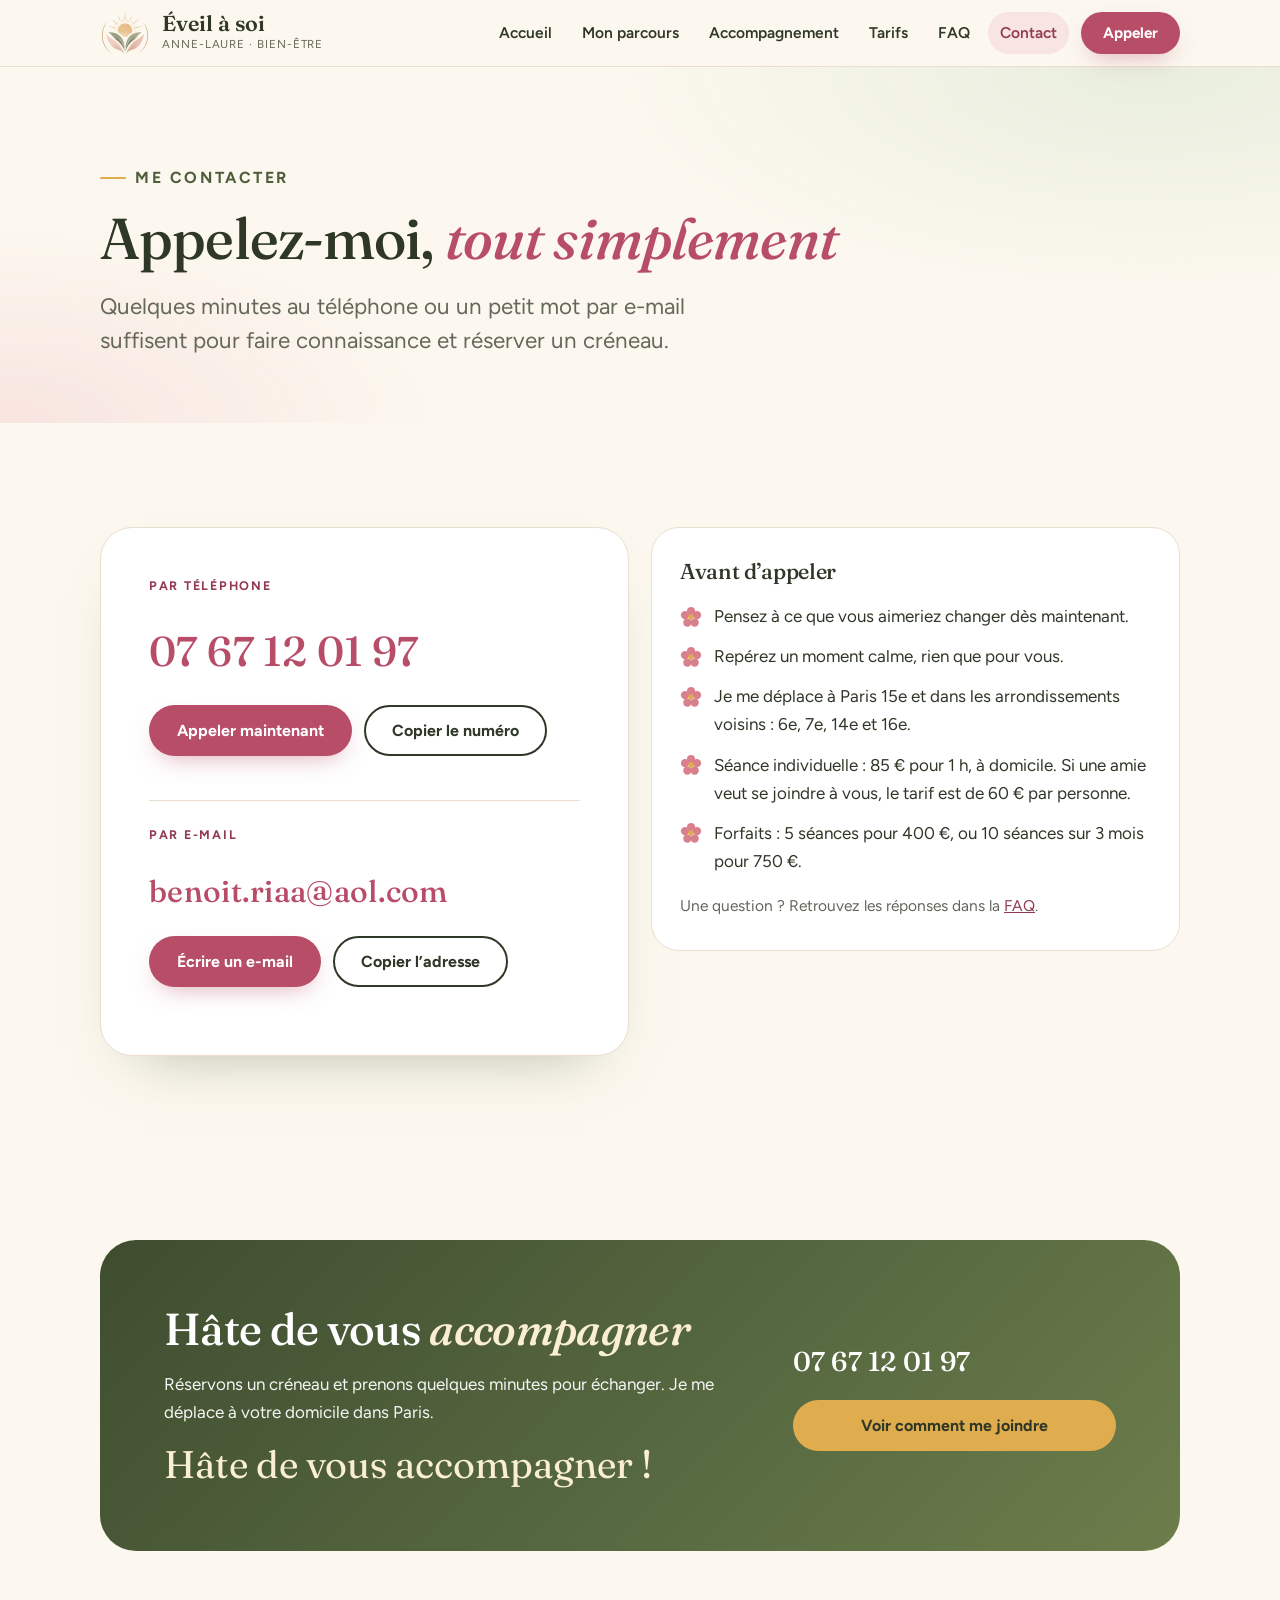
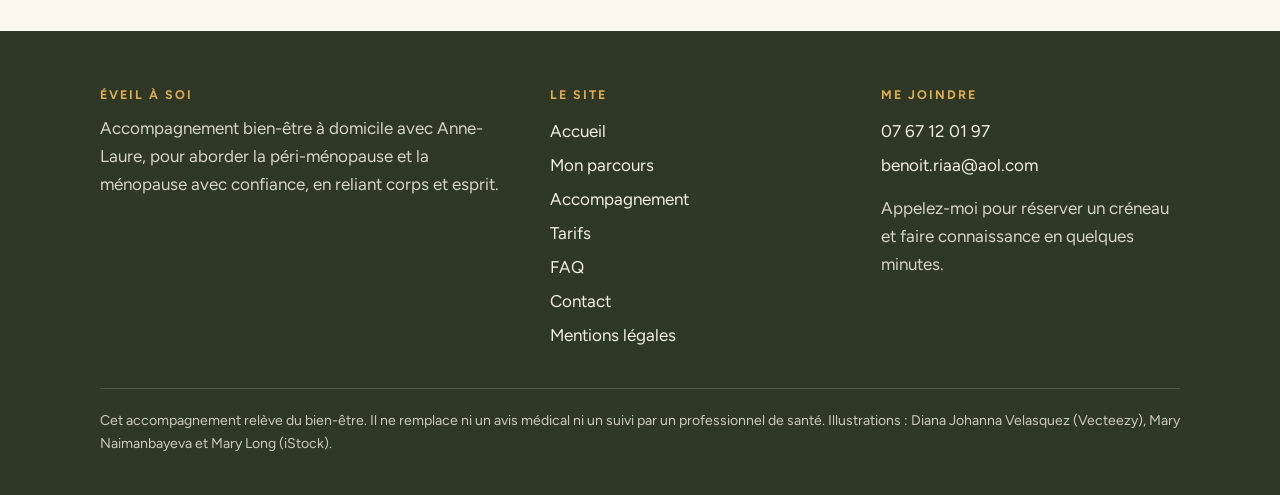
<file: contact.html>
<!doctype html><html lang="fr"><head><meta charset="utf-8"><meta name="viewport" content="width=device-width,initial-scale=1,viewport-fit=cover"><title>Contact · Éveil à soi</title><meta name="description" content="Appelez Anne-Laure pour réserver un créneau d’accompagnement bien-être à domicile, Paris 15e et alentours."><meta name="theme-color" content="#b84d68"><link rel="icon" href="favicon.png" type="image/png"><link rel="apple-touch-icon" href="apple-touch-icon.png"><meta property="og:type" content="website"><meta property="og:locale" content="fr_FR"><meta property="og:title" content="Contact · Éveil à soi"><meta property="og:description" content="Appelez Anne-Laure pour réserver un créneau d’accompagnement bien-être à domicile, Paris 15e et alentours."><meta property="og:image" content="https://annelaureriaudsimon-web.github.io/annelaure-bienetre/apercu-eveil.jpg"><meta property="og:image:width" content="1200"><meta property="og:image:height" content="630"><meta property="og:image:alt" content="Éveil à soi : un soleil se lève sur deux feuilles vertes et deux pétales roses"><meta name="twitter:card" content="summary_large_image"><link rel="canonical" href="https://annelaureriaudsimon-web.github.io/annelaure-bienetre/contact.html"><meta property="og:url" content="https://annelaureriaudsimon-web.github.io/annelaure-bienetre/contact.html"><link rel="preconnect" href="https://fonts.googleapis.com"><link rel="preconnect" href="https://fonts.gstatic.com" crossorigin><link rel="stylesheet" href="https://fonts.googleapis.com/css2?family=Figtree:wght@400;600;700&family=Fraunces:ital,opsz,wght@0,9..144,400;0,9..144,500;0,9..144,600;1,9..144,400;1,9..144,500&display=swap"><link rel="stylesheet" href="style.css"></head><body><div class="page"><header class="site-header"><div class="wrap bar">
<a class="brand" href="index.html"><img src="logo-eveil-petit.png" alt="" width="200" height="184"><span><b>Éveil à soi</b><small>Anne-Laure · Bien-être</small></span></a>
<button class="menu-btn" type="button" aria-expanded="false" aria-controls="nav">Menu</button>
<nav class="nav" id="nav" aria-label="Navigation principale"><a class="link" href="index.html">Accueil</a><a class="link" href="a-propos.html">Mon parcours</a><a class="link" href="accompagnement.html">Accompagnement</a><a class="link" href="tarifs.html">Tarifs</a><a class="link" href="faq.html">FAQ</a><a class="link" href="contact.html" aria-current="page">Contact</a><div class="nav-cta"><a class="btn btn-main btn-sm" href="tel:+33767120197">Appeler</a></div></nav>
</div></header><main>
<section class="page-hero"><div class="wrap">
<span class="eyebrow">Me contacter</span><h1>Appelez-moi, <em>tout simplement</em></h1>
<p class="lead">Quelques minutes au téléphone ou un petit mot par e-mail suffisent pour faire connaissance et réserver un créneau.</p>
</div></section>
<section class="section"><div class="wrap two" style="align-items:start">
<div class="contact-box"><span class="label">Par téléphone</span>
<a class="phone" href="tel:+33767120197">07 67 12 01 97</a>
<div class="btn-row"><a class="btn btn-main" href="tel:+33767120197">Appeler maintenant</a><button class="btn btn-ghost copy" type="button" data-copy="07 67 12 01 97" data-msg="msg-tel" data-label="Numéro copié.">Copier le numéro</button></div>
<p class="copy-ok" id="msg-tel" role="status"></p>
<hr>
<span class="label">Par e-mail</span>
<a class="phone" style="font-size:clamp(1.3rem,3.4vw,1.9rem)" href="mailto:benoit.riaa@aol.com">benoit.riaa@aol.com</a>
<div class="btn-row"><a class="btn btn-main" href="mailto:benoit.riaa@aol.com">Écrire un e-mail</a><button class="btn btn-ghost copy" type="button" data-copy="benoit.riaa@aol.com" data-msg="msg-mail" data-label="Adresse copiée.">Copier l’adresse</button></div>
<p class="copy-ok" id="msg-mail" role="status"></p></div>
<div class="card"><h3>Avant d’appeler</h3><ul class="petals"><li>Pensez à ce que vous aimeriez changer dès maintenant.</li><li>Repérez un moment calme, rien que pour vous.</li><li>Je me déplace à Paris 15e et dans les arrondissements voisins : 6e, 7e, 14e et 16e.</li><li>Séance individuelle : 85 € pour 1 h, à domicile. Si une amie veut se joindre à vous, le tarif est de 60 € par personne.</li><li>Forfaits : 5 séances pour 400 €, ou 10 séances sur 3 mois pour 750 €.</li></ul><p class="note">Une question ? Retrouvez les réponses dans la <a href="faq.html">FAQ</a>.</p></div>
</div></section>
<div class="wrap cta-wrap"><div class="cta">
<div style="display:grid;gap:16px"><h2>Hâte de vous <em>accompagner</em></h2><p>Réservons un créneau et prenons quelques minutes pour échanger. Je me déplace à votre domicile dans Paris.</p><p class="cta-big">Hâte de vous accompagner !</p></div>
<div class="side"><a class="phone" href="tel:+33767120197">07 67 12 01 97</a><a class="btn btn-sun" href="contact.html">Voir comment me joindre</a></div>
</div></div>
</main><footer class="site-footer"><div class="wrap">
<div class="foot">
<div><h4>Éveil à soi</h4><p>Accompagnement bien-être à domicile avec Anne-Laure, pour aborder la péri-ménopause et la ménopause avec confiance, en reliant corps et esprit.</p></div>
<div><h4>Le site</h4><a href="index.html">Accueil</a><a href="a-propos.html">Mon parcours</a><a href="accompagnement.html">Accompagnement</a><a href="tarifs.html">Tarifs</a><a href="faq.html">FAQ</a><a href="contact.html">Contact</a><a href="mentions-legales.html">Mentions légales</a></div>
<div><h4>Me joindre</h4><a href="tel:+33767120197">07 67 12 01 97</a><a href="mailto:benoit.riaa@aol.com">benoit.riaa@aol.com</a><p>Appelez-moi pour réserver un créneau et faire connaissance en quelques minutes.</p></div>
</div>
<p class="legal">Cet accompagnement relève du bien-être. Il ne remplace ni un avis médical ni un suivi par un professionnel de santé. Illustrations : Diana Johanna Velasquez (Vecteezy), Mary Naimanbayeva et Mary Long (iStock).</p>
</div></footer></div><script src="site.js"></script></body></html>
</file>
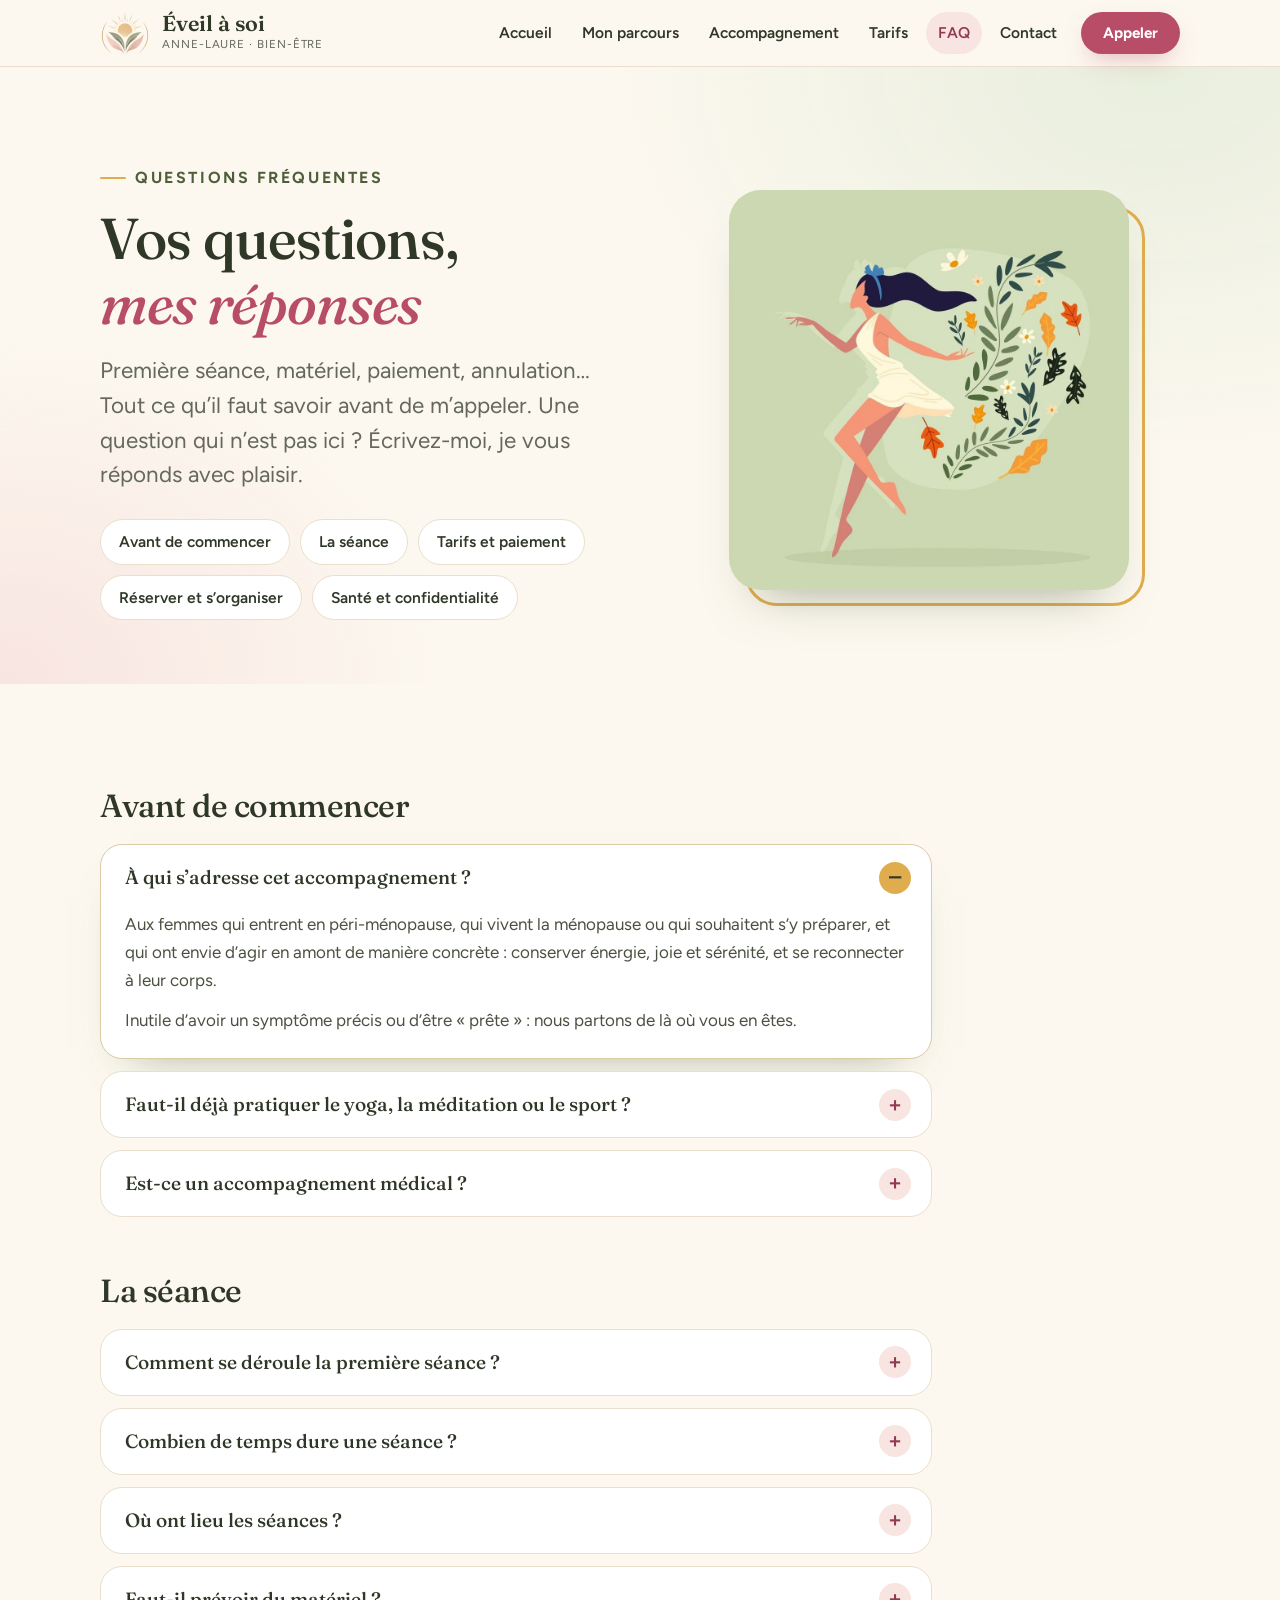
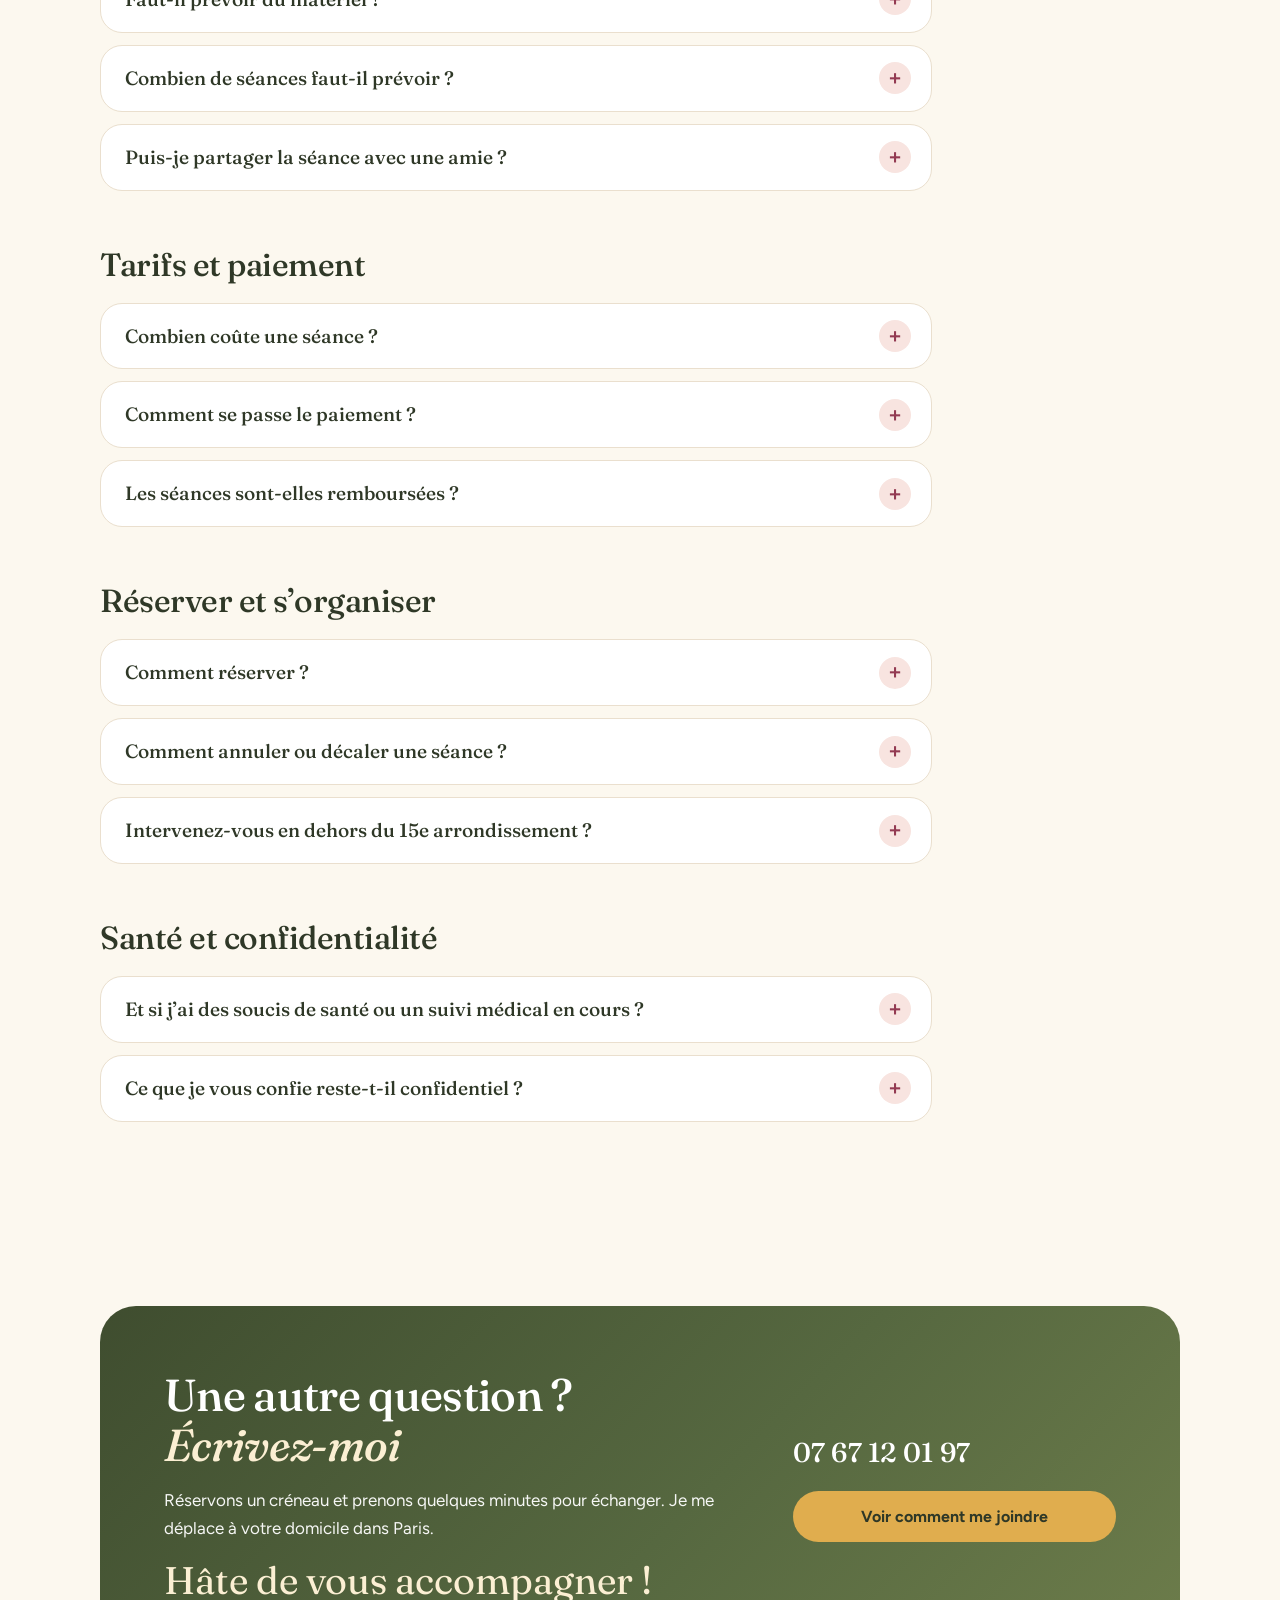
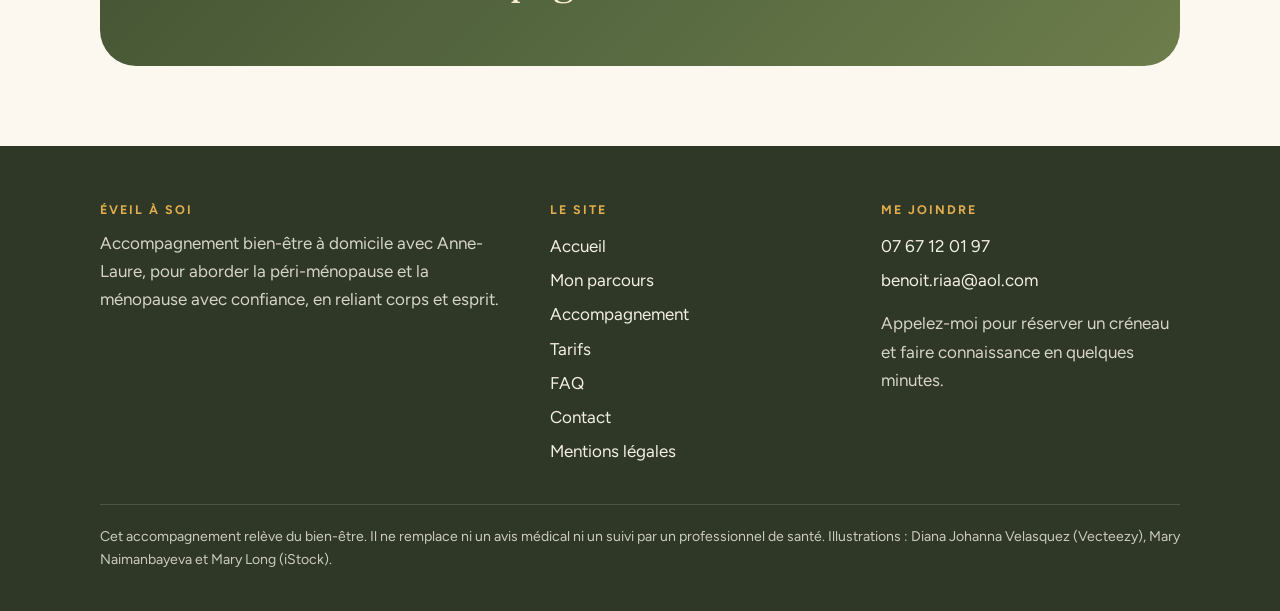
<file: faq.html>
<!doctype html><html lang="fr"><head><meta charset="utf-8"><meta name="viewport" content="width=device-width,initial-scale=1,viewport-fit=cover"><title>Questions fréquentes · Éveil à soi</title><meta name="description" content="Première séance, matériel, paiement, annulation, zone d’intervention : les réponses avant de réserver votre accompagnement bien-être à domicile à Paris 15e."><meta name="theme-color" content="#b84d68"><link rel="icon" href="favicon.png" type="image/png"><link rel="apple-touch-icon" href="apple-touch-icon.png"><meta property="og:type" content="website"><meta property="og:locale" content="fr_FR"><meta property="og:title" content="Questions fréquentes · Éveil à soi"><meta property="og:description" content="Première séance, matériel, paiement, annulation, zone d’intervention : les réponses avant de réserver votre accompagnement bien-être à domicile à Paris 15e."><meta property="og:image" content="https://annelaureriaudsimon-web.github.io/annelaure-bienetre/apercu-eveil.jpg"><meta property="og:image:width" content="1200"><meta property="og:image:height" content="630"><meta property="og:image:alt" content="Éveil à soi : un soleil se lève sur deux feuilles vertes et deux pétales roses"><meta name="twitter:card" content="summary_large_image"><link rel="canonical" href="https://annelaureriaudsimon-web.github.io/annelaure-bienetre/faq.html"><meta property="og:url" content="https://annelaureriaudsimon-web.github.io/annelaure-bienetre/faq.html"><link rel="preconnect" href="https://fonts.googleapis.com"><link rel="preconnect" href="https://fonts.gstatic.com" crossorigin><link rel="stylesheet" href="https://fonts.googleapis.com/css2?family=Figtree:wght@400;600;700&family=Fraunces:ital,opsz,wght@0,9..144,400;0,9..144,500;0,9..144,600;1,9..144,400;1,9..144,500&display=swap"><link rel="stylesheet" href="style.css"></head><body><div class="page"><header class="site-header"><div class="wrap bar">
<a class="brand" href="index.html"><img src="logo-eveil-petit.png" alt="" width="200" height="184"><span><b>Éveil à soi</b><small>Anne-Laure · Bien-être</small></span></a>
<button class="menu-btn" type="button" aria-expanded="false" aria-controls="nav">Menu</button>
<nav class="nav" id="nav" aria-label="Navigation principale"><a class="link" href="index.html">Accueil</a><a class="link" href="a-propos.html">Mon parcours</a><a class="link" href="accompagnement.html">Accompagnement</a><a class="link" href="tarifs.html">Tarifs</a><a class="link" href="faq.html" aria-current="page">FAQ</a><a class="link" href="contact.html">Contact</a><div class="nav-cta"><a class="btn btn-main btn-sm" href="tel:+33767120197">Appeler</a></div></nav>
</div></header><main>
<section class="page-hero"><div class="wrap split">
<div><span class="eyebrow">Questions fréquentes</span><h1>Vos questions, <em>mes réponses</em></h1>
<p class="lead">Première séance, matériel, paiement, annulation… Tout ce qu’il faut savoir avant de m’appeler. Une question qui n’est pas ici ? Écrivez-moi, je vous réponds avec plaisir.</p>
<nav class="chips faq-nav" aria-label="Thèmes de la FAQ"><a class="chip" href="#avant">Avant de commencer</a><a class="chip" href="#seance">La séance</a><a class="chip" href="#prix">Tarifs et paiement</a><a class="chip" href="#reserver">Réserver et s’organiser</a><a class="chip" href="#sante">Santé et confidentialité</a></nav></div>
<figure class="art"><img src="illustration-danse.jpg" alt="Illustration : une femme qui danse, entourée de feuilles et de marguerites" width="980" height="980"></figure>
</div></section>
<section class="section"><div class="wrap faq-wrap"><div class="faq-group" id="avant"><h2>Avant de commencer</h2><details class="faq-item" open><summary>À qui s’adresse cet accompagnement ?</summary><div class="faq-a"><p>Aux femmes qui entrent en péri-ménopause, qui vivent la ménopause ou qui souhaitent s’y préparer, et qui ont envie d’agir en amont de manière concrète : conserver énergie, joie et sérénité, et se reconnecter à leur corps.</p><p>Inutile d’avoir un symptôme précis ou d’être « prête » : nous partons de là où vous en êtes.</p></div></details><details class="faq-item"><summary>Faut-il déjà pratiquer le yoga, la méditation ou le sport ?</summary><div class="faq-a"><p>Non, pas du tout. Les pratiques (respiration, relaxation, yoga, mouvement, écriture, EFT…) sont choisies en fonction de vos objectifs, de vos envies et de votre rythme.</p><p>Il n’y a ni performance à fournir ni comparaison : vous avancez à votre pas.</p></div></details><details class="faq-item"><summary>Est-ce un accompagnement médical ?</summary><div class="faq-a"><p>Non. Je ne suis pas médecin : je ne pose aucun diagnostic et ne prescris aucun traitement. Mon accompagnement relève du bien-être et vient en complément de votre suivi médical, que je vous encourage à poursuivre (médecin, gynécologue…).</p><p>Pour tout symptôme qui vous inquiète, consultez un professionnel de santé.</p></div></details></div><div class="faq-group" id="seance"><h2>La séance</h2><details class="faq-item"><summary>Comment se déroule la première séance ?</summary><div class="faq-a"><p>Nous commençons par un temps d’échange pour faire connaissance : ce que vous traversez, ce que vous aimeriez changer dès maintenant, ce dont vous avez besoin.</p><p>Nous définissons ensemble vos objectifs, puis je vous propose une première pratique concrète, choisie pour vous, afin que vous repartiez avec quelque chose d’immédiatement utilisable.</p></div></details><details class="faq-item"><summary>Combien de temps dure une séance ?</summary><div class="faq-a"><p>Une heure d’accompagnement : le temps de s’installer, d’échanger et de pratiquer, sans courir.</p></div></details><details class="faq-item"><summary>Où ont lieu les séances ?</summary><div class="faq-a"><p>Chez vous, à domicile, à Paris 15e et dans les arrondissements voisins (6e, 7e, 14e et 16e). Pas de trajet pour vous, et je découvre votre environnement pour vous proposer des routines qui s’y intègrent vraiment.</p><p>Choisissez un moment calme, où vous êtes sûre de ne pas être dérangée.</p></div></details><details class="faq-item"><summary>Faut-il prévoir du matériel ?</summary><div class="faq-a"><p>Non, rien de particulier. Prévoyez une tenue confortable et un endroit au calme où vous pouvez vous asseoir et vous allonger.</p><p>Si vous avez un tapis de yoga, vous pouvez le préparer ; sinon, un plaid ou une serviette fait l’affaire. Si une pratique demande un accessoire précis, je vous le dis avant la séance.</p></div></details><details class="faq-item"><summary>Combien de séances faut-il prévoir ?</summary><div class="faq-a"><p>Cela dépend de vos objectifs et de votre rythme, et rien n’est imposé. Une séance peut déjà provoquer des prises de conscience et des déclics ; un forfait permet d’avancer dans la durée, pas à pas.</p><p>Nous en parlons ensemble lors de notre premier échange. Les forfaits sont détaillés sur la page <a href='tarifs.html#forfaits'>Tarifs</a>.</p></div></details><details class="faq-item"><summary>Puis-je partager la séance avec une amie ?</summary><div class="faq-a"><p>Oui, avec plaisir. Si vous motivez une amie, le tarif est de 60 € par personne pour 1 h d’accompagnement : le collectif est très enrichissant.</p><p>Dites-le-moi simplement au moment de réserver, et nous organisons cela ensemble.</p></div></details></div><div class="faq-group" id="prix"><h2>Tarifs et paiement</h2><details class="faq-item"><summary>Combien coûte une séance ?</summary><div class="faq-a"><p>85 € pour 1 h d’accompagnement individuel, et 60 € par personne si vous venez à deux. Des forfaits sont aussi proposés : 5 séances pour 400 €, ou un parcours de 3 mois (10 séances) pour 750 €.</p><p>Prix nets : TVA non applicable, article 293 B du CGI. Retrouvez le détail sur la page <a href='tarifs.html'>Tarifs</a>.</p></div></details><details class="faq-item"><summary>Comment se passe le paiement ?</summary><div class="faq-a"><p>Le règlement se fait directement avec moi : il n’y a aucun paiement en ligne sur ce site. Les modalités (moment et moyens de paiement) vous sont précisées lors de la réservation, et un justificatif vous est remis.</p></div></details><details class="faq-item"><summary>Les séances sont-elles remboursées ?</summary><div class="faq-a"><p>Il s’agit d’un accompagnement de bien-être, et non d’un acte médical : il n’est pas remboursé par l’Assurance maladie.</p><p>Certaines mutuelles proposent un forfait « bien-être » ou « médecines douces » : renseignez-vous auprès de la vôtre, car je ne peux pas garantir une prise en charge.</p></div></details></div><div class="faq-group" id="reserver"><h2>Réserver et s’organiser</h2><details class="faq-item"><summary>Comment réserver ?</summary><div class="faq-a"><p>Rien de plus simple : appelez-moi au 07 67 12 01 97 ou écrivez-moi par e-mail. Quelques minutes d’échange suffisent pour faire connaissance et trouver un créneau.</p><p>La flexibilité horaire fait partie de ma façon de faire : proposez-moi ce qui vous arrange.</p><div class="btn-row"><a class="btn btn-main btn-sm" href="tel:+33767120197">Appeler</a></div></div></details><details class="faq-item"><summary>Comment annuler ou décaler une séance ?</summary><div class="faq-a"><p>Un imprévu, ça arrive ! Prévenez-moi dès que possible par téléphone ou par e-mail, idéalement la veille, et nous trouvons ensemble un autre créneau.</p></div></details><details class="faq-item"><summary>Intervenez-vous en dehors du 15e arrondissement ?</summary><div class="faq-a"><p>Je me déplace à Paris 15e et dans les arrondissements voisins : 6e, 7e, 14e et 16e.</p><p>Votre adresse est un peu plus loin ? Appelez-moi, nous verrons ensemble ce qui est possible.</p></div></details></div><div class="faq-group" id="sante"><h2>Santé et confidentialité</h2><details class="faq-item"><summary>Et si j’ai des soucis de santé ou un suivi médical en cours ?</summary><div class="faq-a"><p>Parlons-en dès notre premier échange. Vous gardez toujours la main : vous pouvez adapter, remplacer ou arrêter une pratique à tout moment.</p><p>En cas de doute sur la compatibilité d’une pratique (mouvement, yoga, respiration…) avec votre état de santé, demandez l’avis de votre médecin.</p></div></details><details class="faq-item"><summary>Ce que je vous confie reste-t-il confidentiel ?</summary><div class="faq-a"><p>Oui. Ce que vous partagez avec moi reste entre nous, dans le respect et la bienveillance. Je n’utilise vos coordonnées que pour organiser nos rendez-vous.</p><p>Pour en savoir plus, consultez les <a href='mentions-legales.html'>mentions légales</a>.</p></div></details></div></div></section>
<div class="wrap cta-wrap"><div class="cta">
<div style="display:grid;gap:16px"><h2>Une autre question ? <em>Écrivez-moi</em></h2><p>Réservons un créneau et prenons quelques minutes pour échanger. Je me déplace à votre domicile dans Paris.</p><p class="cta-big">Hâte de vous accompagner !</p></div>
<div class="side"><a class="phone" href="tel:+33767120197">07 67 12 01 97</a><a class="btn btn-sun" href="contact.html">Voir comment me joindre</a></div>
</div></div>
</main><footer class="site-footer"><div class="wrap">
<div class="foot">
<div><h4>Éveil à soi</h4><p>Accompagnement bien-être à domicile avec Anne-Laure, pour aborder la péri-ménopause et la ménopause avec confiance, en reliant corps et esprit.</p></div>
<div><h4>Le site</h4><a href="index.html">Accueil</a><a href="a-propos.html">Mon parcours</a><a href="accompagnement.html">Accompagnement</a><a href="tarifs.html">Tarifs</a><a href="faq.html">FAQ</a><a href="contact.html">Contact</a><a href="mentions-legales.html">Mentions légales</a></div>
<div><h4>Me joindre</h4><a href="tel:+33767120197">07 67 12 01 97</a><a href="mailto:benoit.riaa@aol.com">benoit.riaa@aol.com</a><p>Appelez-moi pour réserver un créneau et faire connaissance en quelques minutes.</p></div>
</div>
<p class="legal">Cet accompagnement relève du bien-être. Il ne remplace ni un avis médical ni un suivi par un professionnel de santé. Illustrations : Diana Johanna Velasquez (Vecteezy), Mary Naimanbayeva et Mary Long (iStock).</p>
</div></footer></div><script src="site.js"></script></body></html>
</file>
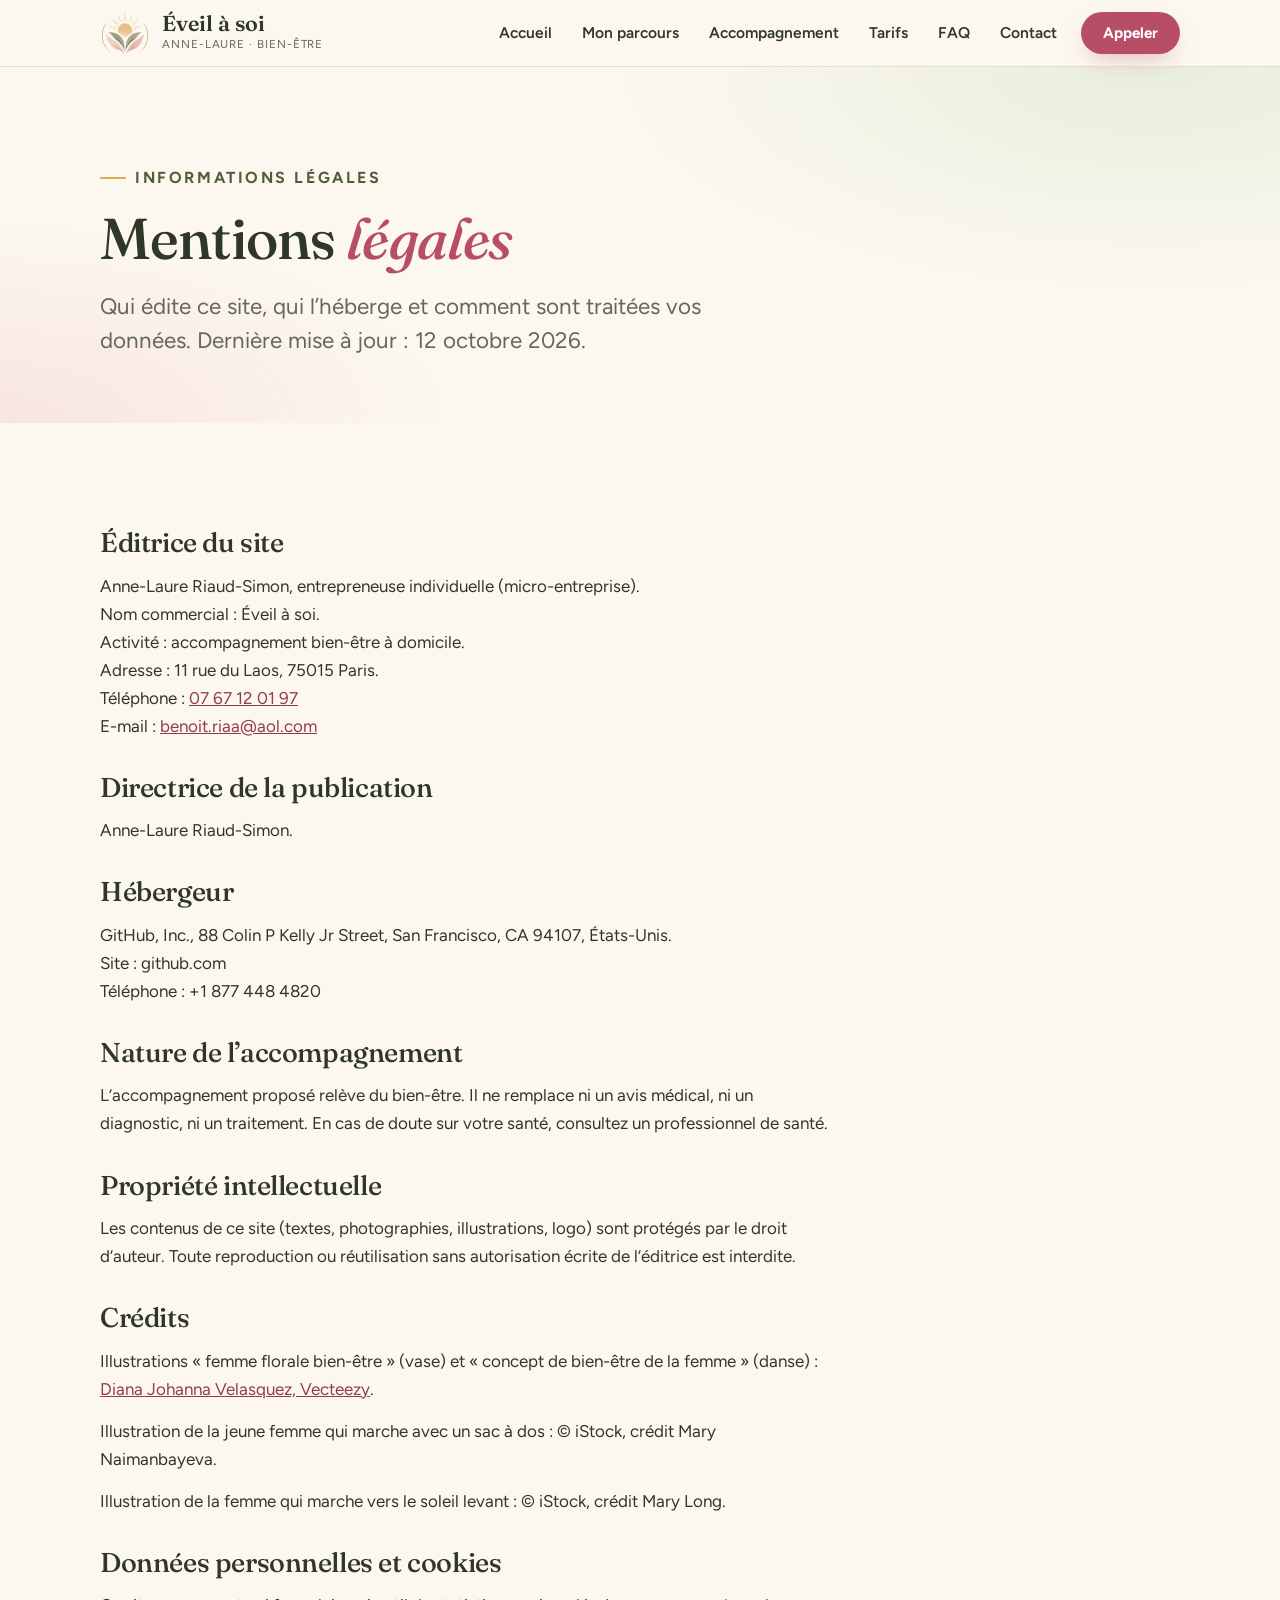
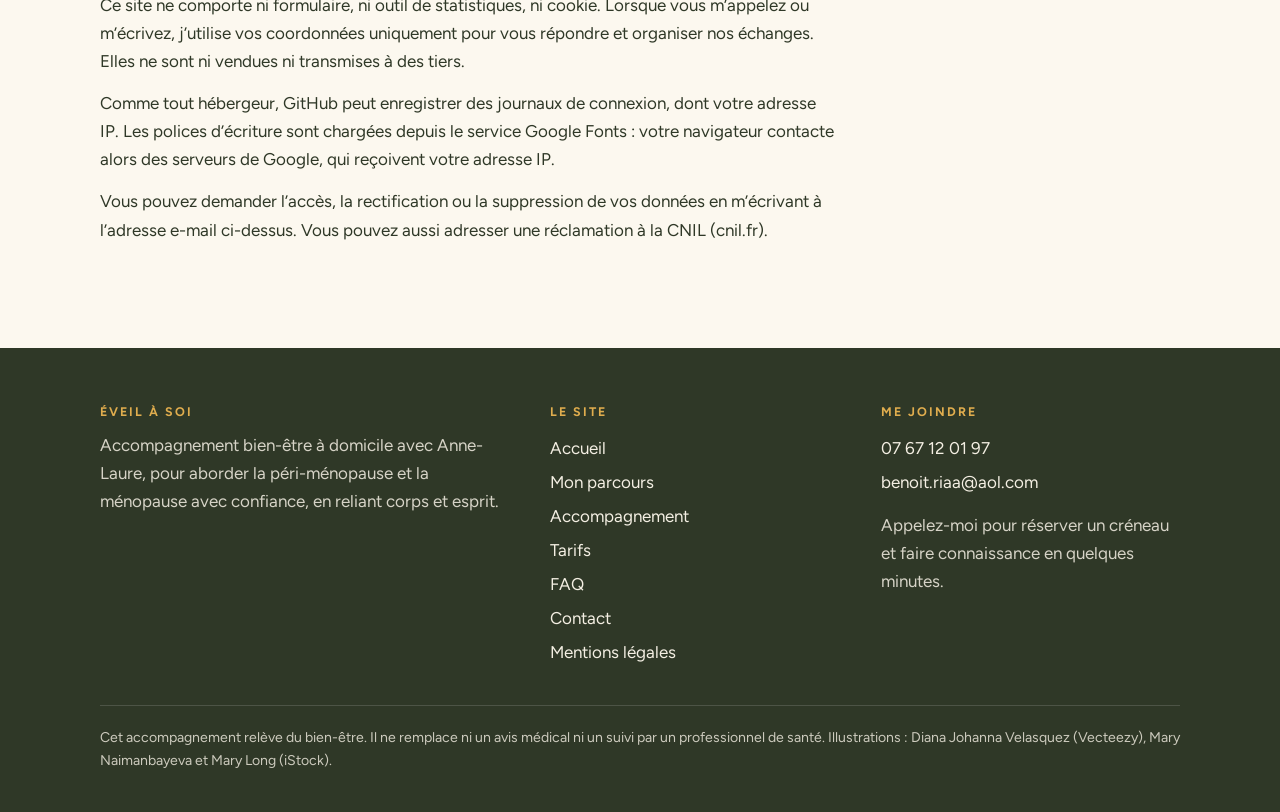
<file: mentions-legales.html>
<!doctype html><html lang="fr"><head><meta charset="utf-8"><meta name="viewport" content="width=device-width,initial-scale=1,viewport-fit=cover"><title>Mentions légales · Éveil à soi</title><meta name="description" content="Mentions légales du site d’Anne-Laure Riaud-Simon, accompagnante bien-être à domicile à Paris 15e."><meta name="theme-color" content="#b84d68"><link rel="icon" href="favicon.png" type="image/png"><link rel="apple-touch-icon" href="apple-touch-icon.png"><meta property="og:type" content="website"><meta property="og:locale" content="fr_FR"><meta property="og:title" content="Mentions légales · Éveil à soi"><meta property="og:description" content="Mentions légales du site d’Anne-Laure Riaud-Simon, accompagnante bien-être à domicile à Paris 15e."><meta property="og:image" content="https://annelaureriaudsimon-web.github.io/annelaure-bienetre/apercu-eveil.jpg"><meta property="og:image:width" content="1200"><meta property="og:image:height" content="630"><meta property="og:image:alt" content="Éveil à soi : un soleil se lève sur deux feuilles vertes et deux pétales roses"><meta name="twitter:card" content="summary_large_image"><link rel="canonical" href="https://annelaureriaudsimon-web.github.io/annelaure-bienetre/mentions-legales.html"><meta property="og:url" content="https://annelaureriaudsimon-web.github.io/annelaure-bienetre/mentions-legales.html"><link rel="preconnect" href="https://fonts.googleapis.com"><link rel="preconnect" href="https://fonts.gstatic.com" crossorigin><link rel="stylesheet" href="https://fonts.googleapis.com/css2?family=Figtree:wght@400;600;700&family=Fraunces:ital,opsz,wght@0,9..144,400;0,9..144,500;0,9..144,600;1,9..144,400;1,9..144,500&display=swap"><link rel="stylesheet" href="style.css"></head><body><div class="page"><header class="site-header"><div class="wrap bar">
<a class="brand" href="index.html"><img src="logo-eveil-petit.png" alt="" width="200" height="184"><span><b>Éveil à soi</b><small>Anne-Laure · Bien-être</small></span></a>
<button class="menu-btn" type="button" aria-expanded="false" aria-controls="nav">Menu</button>
<nav class="nav" id="nav" aria-label="Navigation principale"><a class="link" href="index.html">Accueil</a><a class="link" href="a-propos.html">Mon parcours</a><a class="link" href="accompagnement.html">Accompagnement</a><a class="link" href="tarifs.html">Tarifs</a><a class="link" href="faq.html">FAQ</a><a class="link" href="contact.html">Contact</a><div class="nav-cta"><a class="btn btn-main btn-sm" href="tel:+33767120197">Appeler</a></div></nav>
</div></header><main>
<section class="page-hero"><div class="wrap">
<span class="eyebrow">Informations légales</span><h1>Mentions <em>légales</em></h1>
<p class="lead">Qui édite ce site, qui l’héberge et comment sont traitées vos données. Dernière mise à jour : 12 octobre 2026.</p>
</div></section>
<section class="section"><div class="wrap prose">
<h2>Éditrice du site</h2>
<p>Anne-Laure Riaud-Simon, entrepreneuse individuelle (micro-entreprise).<br>Nom commercial : Éveil à soi.<br>Activité : accompagnement bien-être à domicile.<br>Adresse : 11 rue du Laos, 75015 Paris.<br>Téléphone : <a href="tel:+33767120197">07 67 12 01 97</a><br>E-mail : <a href="mailto:benoit.riaa@aol.com">benoit.riaa@aol.com</a></p>
<h2>Directrice de la publication</h2>
<p>Anne-Laure Riaud-Simon.</p>
<h2>Hébergeur</h2>
<p>GitHub, Inc., 88 Colin P Kelly Jr Street, San Francisco, CA 94107, États-Unis.<br>Site : github.com<br>Téléphone : +1 877 448 4820</p>
<h2>Nature de l’accompagnement</h2>
<p>L’accompagnement proposé relève du bien-être. Il ne remplace ni un avis médical, ni un diagnostic, ni un traitement. En cas de doute sur votre santé, consultez un professionnel de santé.</p>
<h2>Propriété intellectuelle</h2>
<p>Les contenus de ce site (textes, photographies, illustrations, logo) sont protégés par le droit d’auteur. Toute reproduction ou réutilisation sans autorisation écrite de l’éditrice est interdite.</p>
<h2>Crédits</h2>
<p>Illustrations « femme florale bien-être » (vase) et « concept de bien-être de la femme » (danse) : <a href="https://www.vecteezy.com" rel="noopener">Diana Johanna Velasquez, Vecteezy</a>.</p>
<p>Illustration de la jeune femme qui marche avec un sac à dos : © iStock, crédit Mary Naimanbayeva.</p>
<p>Illustration de la femme qui marche vers le soleil levant : © iStock, crédit Mary Long.</p>
<h2>Données personnelles et cookies</h2>
<p>Ce site ne comporte ni formulaire, ni outil de statistiques, ni cookie. Lorsque vous m’appelez ou m’écrivez, j’utilise vos coordonnées uniquement pour vous répondre et organiser nos échanges. Elles ne sont ni vendues ni transmises à des tiers.</p>
<p>Comme tout hébergeur, GitHub peut enregistrer des journaux de connexion, dont votre adresse IP. Les polices d’écriture sont chargées depuis le service Google Fonts : votre navigateur contacte alors des serveurs de Google, qui reçoivent votre adresse IP.</p>

<p>Vous pouvez demander l’accès, la rectification ou la suppression de vos données en m’écrivant à l’adresse e-mail ci-dessus. Vous pouvez aussi adresser une réclamation à la CNIL (cnil.fr).</p>
</div></section>
</main><footer class="site-footer"><div class="wrap">
<div class="foot">
<div><h4>Éveil à soi</h4><p>Accompagnement bien-être à domicile avec Anne-Laure, pour aborder la péri-ménopause et la ménopause avec confiance, en reliant corps et esprit.</p></div>
<div><h4>Le site</h4><a href="index.html">Accueil</a><a href="a-propos.html">Mon parcours</a><a href="accompagnement.html">Accompagnement</a><a href="tarifs.html">Tarifs</a><a href="faq.html">FAQ</a><a href="contact.html">Contact</a><a href="mentions-legales.html">Mentions légales</a></div>
<div><h4>Me joindre</h4><a href="tel:+33767120197">07 67 12 01 97</a><a href="mailto:benoit.riaa@aol.com">benoit.riaa@aol.com</a><p>Appelez-moi pour réserver un créneau et faire connaissance en quelques minutes.</p></div>
</div>
<p class="legal">Cet accompagnement relève du bien-être. Il ne remplace ni un avis médical ni un suivi par un professionnel de santé. Illustrations : Diana Johanna Velasquez (Vecteezy), Mary Naimanbayeva et Mary Long (iStock).</p>
</div></footer></div><script src="site.js"></script></body></html>
</file>
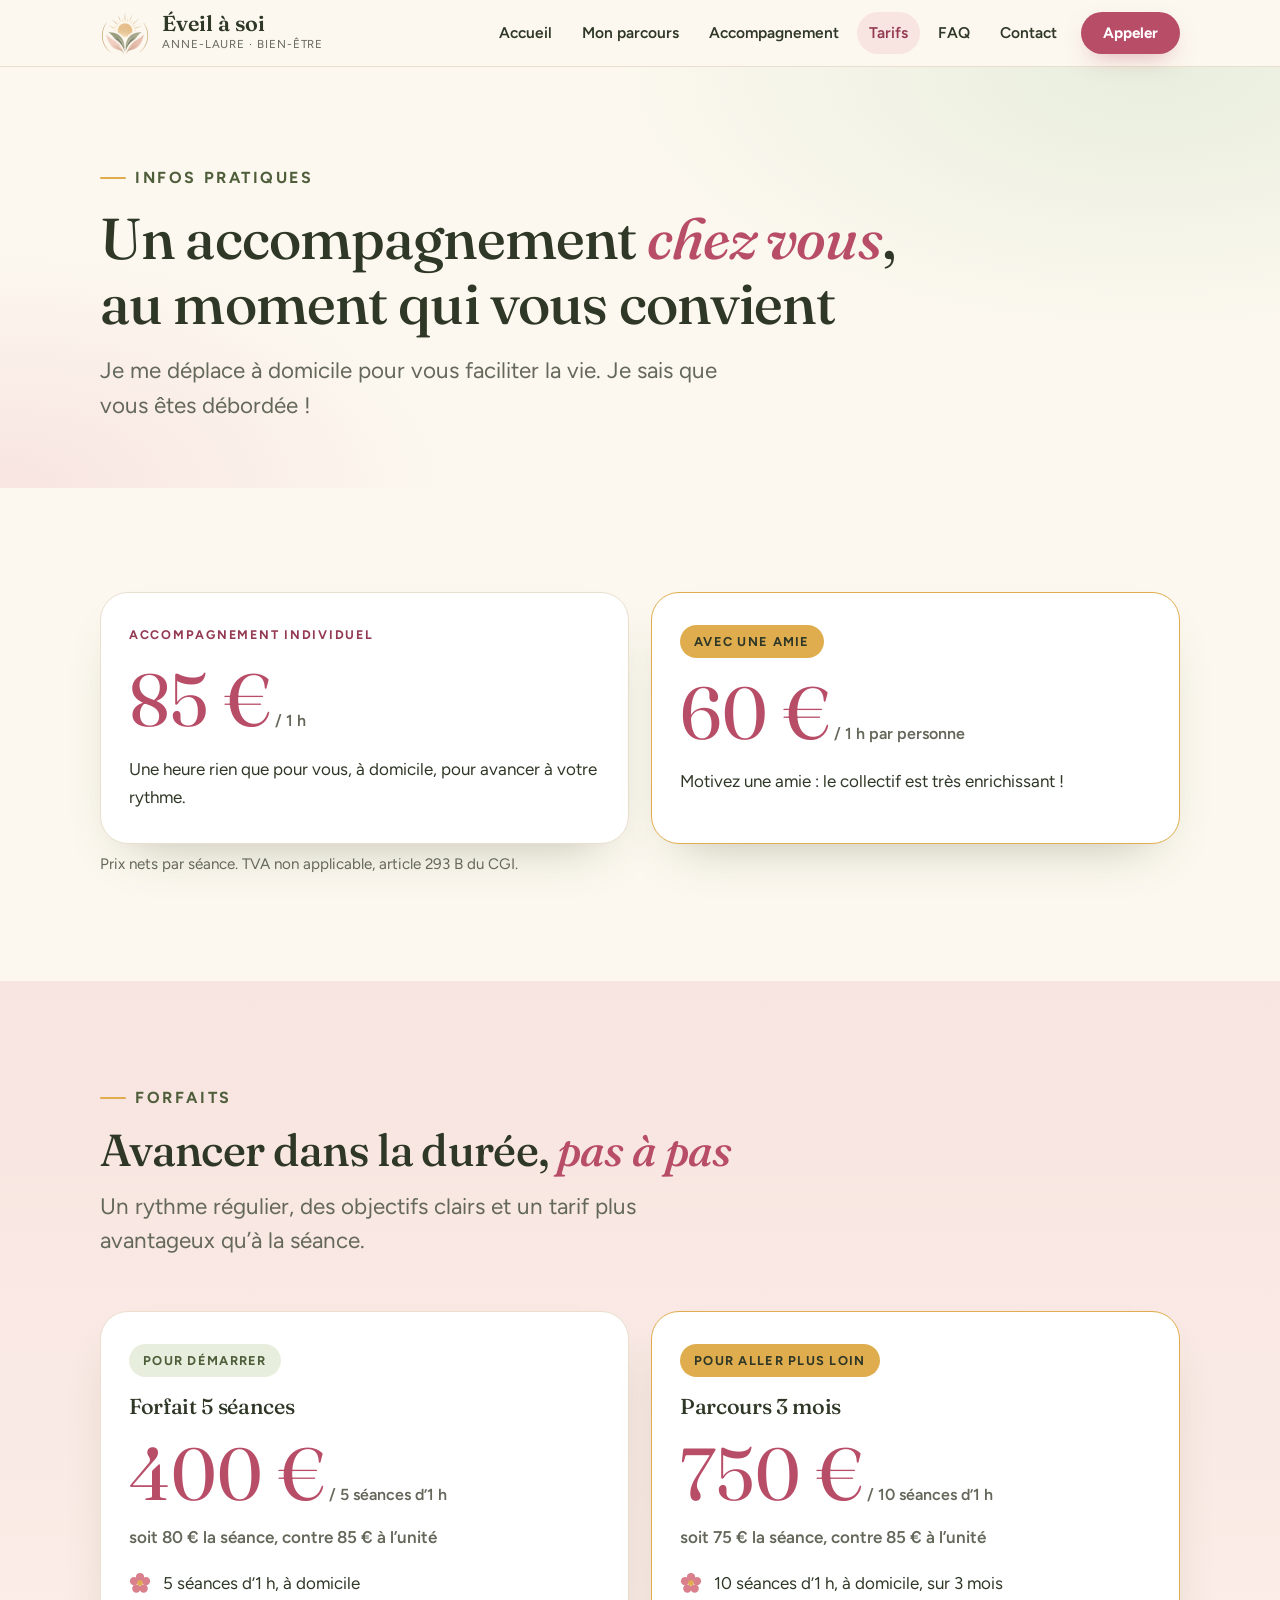
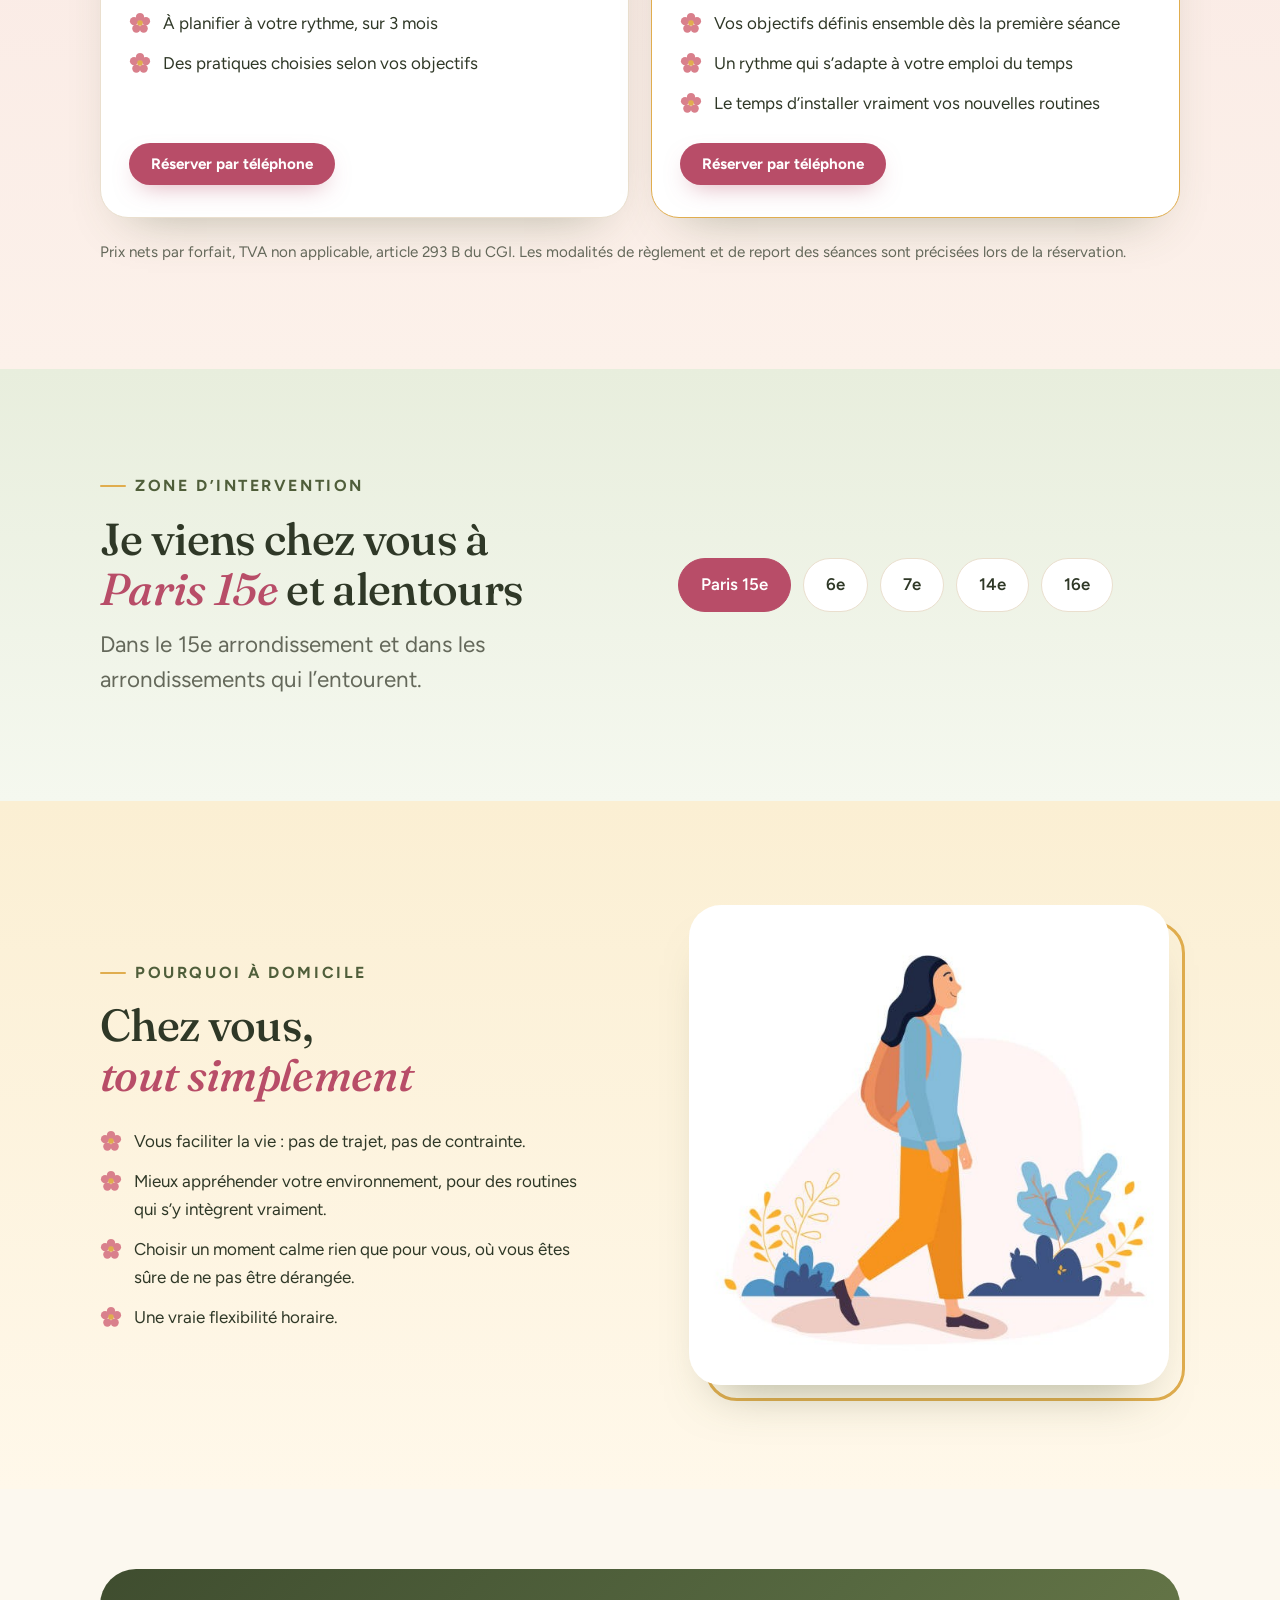
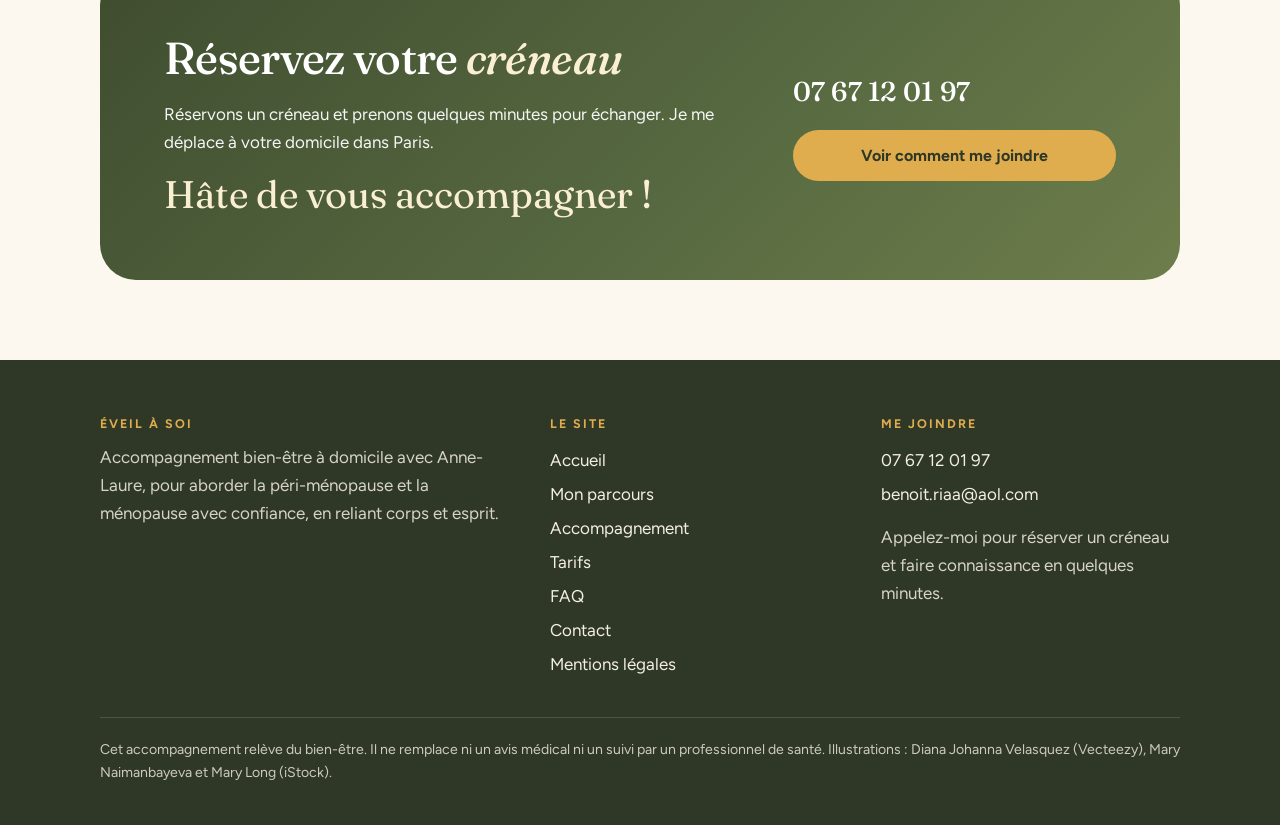
<file: tarifs.html>
<!doctype html><html lang="fr"><head><meta charset="utf-8"><meta name="viewport" content="width=device-width,initial-scale=1,viewport-fit=cover"><title>Tarifs · Éveil à soi</title><meta name="description" content="85 € la séance individuelle d’une heure, 60 € si vous venez avec une amie, forfaits dès 400 €. À domicile à Paris 15e et arrondissements voisins."><meta name="theme-color" content="#b84d68"><link rel="icon" href="favicon.png" type="image/png"><link rel="apple-touch-icon" href="apple-touch-icon.png"><meta property="og:type" content="website"><meta property="og:locale" content="fr_FR"><meta property="og:title" content="Tarifs · Éveil à soi"><meta property="og:description" content="85 € la séance individuelle d’une heure, 60 € si vous venez avec une amie, forfaits dès 400 €. À domicile à Paris 15e et arrondissements voisins."><meta property="og:image" content="https://annelaureriaudsimon-web.github.io/annelaure-bienetre/apercu-eveil.jpg"><meta property="og:image:width" content="1200"><meta property="og:image:height" content="630"><meta property="og:image:alt" content="Éveil à soi : un soleil se lève sur deux feuilles vertes et deux pétales roses"><meta name="twitter:card" content="summary_large_image"><link rel="canonical" href="https://annelaureriaudsimon-web.github.io/annelaure-bienetre/tarifs.html"><meta property="og:url" content="https://annelaureriaudsimon-web.github.io/annelaure-bienetre/tarifs.html"><link rel="preconnect" href="https://fonts.googleapis.com"><link rel="preconnect" href="https://fonts.gstatic.com" crossorigin><link rel="stylesheet" href="https://fonts.googleapis.com/css2?family=Figtree:wght@400;600;700&family=Fraunces:ital,opsz,wght@0,9..144,400;0,9..144,500;0,9..144,600;1,9..144,400;1,9..144,500&display=swap"><link rel="stylesheet" href="style.css"></head><body><div class="page"><header class="site-header"><div class="wrap bar">
<a class="brand" href="index.html"><img src="logo-eveil-petit.png" alt="" width="200" height="184"><span><b>Éveil à soi</b><small>Anne-Laure · Bien-être</small></span></a>
<button class="menu-btn" type="button" aria-expanded="false" aria-controls="nav">Menu</button>
<nav class="nav" id="nav" aria-label="Navigation principale"><a class="link" href="index.html">Accueil</a><a class="link" href="a-propos.html">Mon parcours</a><a class="link" href="accompagnement.html">Accompagnement</a><a class="link" href="tarifs.html" aria-current="page">Tarifs</a><a class="link" href="faq.html">FAQ</a><a class="link" href="contact.html">Contact</a><div class="nav-cta"><a class="btn btn-main btn-sm" href="tel:+33767120197">Appeler</a></div></nav>
</div></header><main>
<section class="page-hero"><div class="wrap">
<span class="eyebrow">Infos pratiques</span><h1>Un accompagnement <em>chez vous</em>, au moment qui vous convient</h1>
<p class="lead">Je me déplace à domicile pour vous faciliter la vie. Je sais que vous êtes débordée !</p>
</div></section>
<section class="section"><div class="wrap two">
<article class="card raised"><span class="tag">Accompagnement individuel</span><p class="price">85 €<small> / 1 h</small></p><p>Une heure rien que pour vous, à domicile, pour avancer à votre rythme.</p></article>
<article class="card raised" style="border-color:var(--sun)"><span class="ribbon">Avec une amie</span><p class="price">60 €<small> / 1 h par personne</small></p><p>Motivez une amie : le collectif est très enrichissant !</p></article>
</div><div class="wrap"><p class="fine">Prix nets par séance. TVA non applicable, article 293 B du CGI.</p></div></section>
<section class="section tint-blush" id="forfaits"><div class="wrap">
<div class="head"><span class="eyebrow">Forfaits</span><h2>Avancer dans la durée, <em>pas à pas</em></h2><p class="lead">Un rythme régulier, des objectifs clairs et un tarif plus avantageux qu’à la séance.</p></div>
<div class="two">
<article class="card raised forfait"><span class="ribbon soft">Pour démarrer</span><h3>Forfait 5 séances</h3><p class="price">400 €<small> / 5 séances d’1 h</small></p><p class="price-note">soit 80 € la séance, contre 85 € à l’unité</p><ul class="petals"><li>5 séances d’1 h, à domicile</li><li>À planifier à votre rythme, sur 3 mois</li><li>Des pratiques choisies selon vos objectifs</li></ul><div class="btn-row"><a class="btn btn-main btn-sm" href="tel:+33767120197">Réserver par téléphone</a></div></article>
<article class="card raised forfait" style="border-color:var(--sun)"><span class="ribbon">Pour aller plus loin</span><h3>Parcours 3 mois</h3><p class="price">750 €<small> / 10 séances d’1 h</small></p><p class="price-note">soit 75 € la séance, contre 85 € à l’unité</p><ul class="petals"><li>10 séances d’1 h, à domicile, sur 3 mois</li><li>Vos objectifs définis ensemble dès la première séance</li><li>Un rythme qui s’adapte à votre emploi du temps</li><li>Le temps d’installer vraiment vos nouvelles routines</li></ul><div class="btn-row"><a class="btn btn-main btn-sm" href="tel:+33767120197">Réserver par téléphone</a></div></article>
</div>
<p class="fine">Prix nets par forfait, TVA non applicable, article 293 B du CGI. Les modalités de règlement et de report des séances sont précisées lors de la réservation.</p>
</div></section>
<section class="section tint-sky"><div class="wrap split">
<div class="head" style="margin:0"><span class="eyebrow">Zone d’intervention</span><h2>Je viens chez vous à <em>Paris 15e</em> et alentours</h2><p class="lead">Dans le 15e arrondissement et dans les arrondissements qui l’entourent.</p></div>
<div class="zone"><span class="chip chip-main">Paris 15e</span><span class="chip"><span class="sr">Paris </span>6e</span><span class="chip"><span class="sr">Paris </span>7e</span><span class="chip"><span class="sr">Paris </span>14e</span><span class="chip"><span class="sr">Paris </span>16e</span></div>
</div></section>
<section class="section tint-sun"><div class="wrap split" style="align-items:center">
<div style="display:grid;gap:26px"><div class="head" style="margin:0"><span class="eyebrow">Pourquoi à domicile</span><h2>Chez vous, <em>tout simplement</em></h2></div>
<ul class="petals"><li>Vous faciliter la vie : pas de trajet, pas de contrainte.</li><li>Mieux appréhender votre environnement, pour des routines qui s’y intègrent vraiment.</li><li>Choisir un moment calme rien que pour vous, où vous êtes sûre de ne pas être dérangée.</li><li>Une vraie flexibilité horaire.</li></ul></div>
<figure class="art"><img src="femme-marche.jpg" alt="Illustration : une jeune femme souriante marche, un sac à dos sur l’épaule, entre des plantes bleues et jaunes" width="612" height="612" loading="lazy" decoding="async"></figure>
</div></section>
<div class="wrap cta-wrap"><div class="cta">
<div style="display:grid;gap:16px"><h2>Réservez votre <em>créneau</em></h2><p>Réservons un créneau et prenons quelques minutes pour échanger. Je me déplace à votre domicile dans Paris.</p><p class="cta-big">Hâte de vous accompagner !</p></div>
<div class="side"><a class="phone" href="tel:+33767120197">07 67 12 01 97</a><a class="btn btn-sun" href="contact.html">Voir comment me joindre</a></div>
</div></div>
</main><footer class="site-footer"><div class="wrap">
<div class="foot">
<div><h4>Éveil à soi</h4><p>Accompagnement bien-être à domicile avec Anne-Laure, pour aborder la péri-ménopause et la ménopause avec confiance, en reliant corps et esprit.</p></div>
<div><h4>Le site</h4><a href="index.html">Accueil</a><a href="a-propos.html">Mon parcours</a><a href="accompagnement.html">Accompagnement</a><a href="tarifs.html">Tarifs</a><a href="faq.html">FAQ</a><a href="contact.html">Contact</a><a href="mentions-legales.html">Mentions légales</a></div>
<div><h4>Me joindre</h4><a href="tel:+33767120197">07 67 12 01 97</a><a href="mailto:benoit.riaa@aol.com">benoit.riaa@aol.com</a><p>Appelez-moi pour réserver un créneau et faire connaissance en quelques minutes.</p></div>
</div>
<p class="legal">Cet accompagnement relève du bien-être. Il ne remplace ni un avis médical ni un suivi par un professionnel de santé. Illustrations : Diana Johanna Velasquez (Vecteezy), Mary Naimanbayeva et Mary Long (iStock).</p>
</div></footer></div><script src="site.js"></script></body></html>
</file>
<file: style.css>
/* Éveil à soi — pages aériennes, lavis de sauge, de rose poudré et de doré sur fond crème, titres en serif doux. */
:root{
  --paper:#fcf8ef;
  --blush:#f8e4e0;
  --sky:#e8eedd;
  --apricot:#fbefd3;
  --peony:#b84d68;
  --peony-deep:#933a52;
  --sun:#e0ad4e;
  --leaf:#7a8a5a;
  --leaf-deep:#4f5e3a;
  --ink:#2f3827;
  --soft:#4a5140;
  --muted:#64685a;
  --line:#eadfce;
  --white:#ffffff;
  --wa:#17784a;
  --wa-deep:#115c39;
  --display:"Fraunces",Georgia,"Times New Roman",serif;
  --body:"Figtree","Helvetica Neue",Arial,sans-serif;
  --petal:url("data:image/svg+xml,%3Csvg xmlns='http://www.w3.org/2000/svg' viewBox='0 0 24 24'%3E%3Cg fill='%23d9808c'%3E%3Ccircle cx='12' cy='5.5' r='4.5'/%3E%3Ccircle cx='18.5' cy='10' r='4.5'/%3E%3Ccircle cx='16' cy='18' r='4.5'/%3E%3Ccircle cx='8' cy='18' r='4.5'/%3E%3Ccircle cx='5.5' cy='10' r='4.5'/%3E%3C/g%3E%3Ccircle cx='12' cy='12' r='3' fill='%23e0ad4e'/%3E%3C/svg%3E");
  color-scheme:light;
}
*{box-sizing:border-box}
html{scroll-behavior:smooth;scroll-padding-top:92px}
body{margin:0;background:var(--paper);color:var(--ink);font-family:var(--body);font-size:1.0625rem;line-height:1.65;-webkit-font-smoothing:antialiased}
img{max-width:100%;display:block}
a{color:var(--peony-deep)}
a:focus-visible,button:focus-visible,summary:focus-visible{outline:3px solid var(--sun);outline-offset:3px;border-radius:6px}
h1,h2,h3{font-family:var(--display);font-weight:500;line-height:1.12;letter-spacing:-.015em;text-wrap:balance;margin:0}
h1{font-size:clamp(2.3rem,5.6vw,4.2rem)}
h2{font-size:clamp(1.8rem,3.8vw,2.8rem)}
h3{font-size:1.35rem}
em{font-style:italic;color:var(--peony)}
p{margin:0}
.wrap{width:100%;max-width:1120px;margin-inline:auto;padding-inline:20px}
.eyebrow{font-size:1rem;font-weight:700;letter-spacing:.16em;text-transform:uppercase;color:var(--leaf-deep);display:inline-flex;align-items:center;gap:.6rem}
.eyebrow::before{content:"";width:1.6rem;height:2px;background:var(--sun);border-radius:2px}
.lead{font-size:clamp(1.15rem,2vw,1.4rem);line-height:1.55;color:var(--muted);max-width:40rem}
.label{font-size:.78rem;font-weight:700;letter-spacing:.14em;text-transform:uppercase;color:var(--peony-deep)}
.arrow{display:inline-flex;align-items:center;gap:.5rem;font-weight:700;text-decoration:none;color:var(--leaf-deep)}
.arrow::after{content:"→";transition:transform .2s}
.arrow:hover::after{transform:translateX(4px)}
.more{margin-top:22px}

/* header */
.site-header{position:sticky;top:env(safe-area-inset-top,0px);z-index:20;background:rgba(252,248,239,.92);backdrop-filter:blur(10px);border-bottom:1px solid var(--line)}
.bar{display:flex;align-items:center;justify-content:space-between;gap:16px;padding-block:10px}
.brand{display:flex;align-items:center;gap:12px;text-decoration:none;color:var(--ink);min-width:0}
.brand img{height:46px;width:auto;flex:none}
.brand b{font-family:var(--display);font-weight:600;font-size:1.35rem;display:block;line-height:1.1}
.brand small{display:block;font-size:.72rem;letter-spacing:.08em;text-transform:uppercase;color:var(--muted)}
.nav{display:flex;align-items:center;gap:6px}
.nav a.link{text-decoration:none;color:var(--ink);font-weight:600;font-size:.97rem;padding:8px 12px;border-radius:999px}
.nav a.link:hover{background:var(--blush)}
.nav a.link[aria-current="page"]{background:var(--blush);color:var(--peony-deep)}
.nav-cta{display:flex;align-items:center;gap:8px;margin-left:6px}
.nav-cta .btn-wa{padding:0;width:42px;height:42px;border-radius:50%}
.nav-cta .wa-label{display:none}
.menu-btn{display:none;background:var(--blush);border:0;color:var(--ink);font:600 .95rem var(--body);padding:10px 16px;border-radius:999px;cursor:pointer}

/* buttons */
.btn{display:inline-flex;align-items:center;justify-content:center;gap:.6rem;font:700 1rem var(--body);text-decoration:none;padding:14px 26px;border-radius:999px;border:2px solid transparent;cursor:pointer;transition:transform .2s,box-shadow .2s,background .2s}
.btn-main{background:var(--peony);color:#fff;box-shadow:0 10px 24px -10px rgba(184,77,104,.5)}
.btn-main:hover{background:var(--peony-deep);transform:translateY(-2px)}
.btn-ghost{background:transparent;border-color:var(--ink);color:var(--ink)}
.btn-ghost:hover{background:var(--ink);color:#fff}
.btn-sun{background:var(--sun);color:var(--ink)}
.btn-sun:hover{transform:translateY(-2px);box-shadow:0 10px 24px -10px rgba(0,0,0,.4)}
.btn-wa{background:var(--wa);color:#fff;box-shadow:0 10px 24px -12px rgba(23,120,74,.65)}
.btn-wa:hover{background:var(--wa-deep);transform:translateY(-2px)}
.btn-wa svg{width:1.3em;height:1.3em;flex:none;fill:currentColor}
.btn-sm{padding:10px 20px;font-size:.95rem}
.btn-row{display:flex;flex-wrap:wrap;gap:12px}

/* sections */
.section{padding-block:clamp(56px,9vw,104px)}
.tint-blush{background:linear-gradient(180deg,var(--blush),#fcf1ea)}
.tint-sky{background:linear-gradient(180deg,var(--sky),#f5f8ef)}
.tint-sun{background:linear-gradient(180deg,var(--apricot),#fff8ea)}
.head{display:grid;gap:14px;margin-bottom:clamp(28px,5vw,52px);max-width:46rem}

/* hero */
.hero{position:relative;overflow:hidden;padding-block:clamp(40px,7vw,88px);background:
  radial-gradient(60% 70% at 85% 20%,var(--sky),transparent 70%),
  radial-gradient(50% 60% at 0% 100%,var(--blush),transparent 70%),var(--paper)}
.hero-grid{display:grid;grid-template-columns:1.15fr .85fr;gap:clamp(24px,5vw,64px);align-items:center}
.hero-grid>*{min-width:0}
.hero h1{margin-block:18px 20px}
.hero .lead{margin-bottom:30px}
.emblem{position:relative;isolation:isolate;justify-self:center;width:min(100%,430px);aspect-ratio:1;border-radius:50%;display:grid;place-items:center;background:radial-gradient(circle at 50% 38%,#fff 0%,#fff 40%,var(--blush) 100%);box-shadow:0 40px 70px -40px rgba(79,94,58,.5)}
.emblem::before{content:"";position:absolute;inset:-14px;border:3px solid var(--sun);border-radius:50%;z-index:-1}
.emblem img{width:74%;height:auto}
.emblem.art-disc img{width:100%;height:100%;object-fit:cover;border-radius:50%}
.page-hero{padding-block:clamp(48px,8vw,92px) clamp(40px,6vw,64px);background:radial-gradient(60% 90% at 90% 0%,var(--sky),transparent 70%),radial-gradient(50% 80% at 0% 100%,var(--blush),transparent 70%),var(--paper)}
.page-hero h1{margin-block:16px 18px;font-size:clamp(2.1rem,5vw,3.6rem)}
.page-hero .emblem{width:min(100%,380px)}
.page-hero .art{width:min(100%,400px)}

/* lists */
.petals{list-style:none;margin:0;padding:0;display:grid;gap:12px}
.petals li{position:relative;padding-left:34px}
.petals li::before{content:"";position:absolute;left:0;top:.2em;width:22px;height:22px;background:var(--petal) center/contain no-repeat}
.cards{display:grid;grid-template-columns:repeat(3,1fr);gap:22px}
.cards>*{min-width:0}
.card{background:var(--white);border:1px solid var(--line);border-radius:28px;padding:32px 28px;display:grid;gap:18px;align-content:start}
.card h3{color:var(--ink)}
.card .tag{font-size:.78rem;font-weight:700;letter-spacing:.14em;text-transform:uppercase;color:var(--peony-deep)}
.card.raised{box-shadow:0 24px 50px -30px rgba(79,94,58,.45)}
.card .note{color:var(--muted);font-size:.97rem}
.card .btn-row{margin-top:4px}

/* statements */
.split{display:grid;grid-template-columns:1fr 1fr;gap:clamp(28px,6vw,80px);align-items:center}
.split>*{min-width:0}
.big-quote{font-family:var(--display);font-size:clamp(1.6rem,3.4vw,2.5rem);line-height:1.25;font-weight:400}
.chips{display:flex;flex-wrap:wrap;gap:10px}
.chip{background:var(--white);border:1px solid var(--line);border-radius:999px;padding:9px 18px;font-weight:600;font-size:.97rem}
a.chip{text-decoration:none;color:var(--ink);transition:background .2s,border-color .2s}
a.chip:hover{background:var(--blush);border-color:var(--sun)}
.words{display:flex;flex-wrap:wrap;gap:6px 26px;font-family:var(--display);font-size:clamp(1.7rem,4.2vw,3rem);line-height:1.2;font-style:italic}
.words span:nth-child(4n+1){color:var(--peony)}
.words span:nth-child(4n+2){color:var(--leaf)}
.words span:nth-child(4n+3){color:var(--ink)}
.words span:nth-child(4n){color:#a2741a}
.tools{display:grid;grid-template-columns:repeat(3,1fr);gap:16px;padding:0;margin:0;list-style:none}
.tools li{background:var(--white);border:1px solid var(--line);border-radius:22px;padding:22px 22px 22px 66px;position:relative;font-weight:600;min-width:0}
.tools li::before{content:"";position:absolute;left:22px;top:22px;width:28px;height:28px;background:var(--petal) center/contain no-repeat}
.tools li span{display:block;font-weight:400;color:var(--muted);font-size:.95rem;margin-top:2px}

/* timeline (parcours) */
.path{list-style:none;margin:0;padding:0;display:grid;gap:0;position:relative}
.path li{position:relative;padding:0 0 30px 40px;border-left:2px solid var(--line);margin-left:9px}
.path li:last-child{border-left-color:transparent;padding-bottom:0}
.path li::before{content:"";position:absolute;left:-12px;top:2px;width:22px;height:22px;background:var(--petal) center/contain no-repeat}
.path b{font-family:var(--display);font-weight:600;font-size:1.2rem;display:block;color:var(--ink)}
.path span{color:var(--muted)}

/* prices */
.price{font-family:var(--display);font-size:clamp(3rem,7vw,4.6rem);line-height:1;color:var(--peony)}
.price small{font-family:var(--body);font-size:1rem;color:var(--muted);font-weight:600}
.price-note{color:var(--muted);font-weight:600;margin-top:-6px}
.two{display:grid;grid-template-columns:1fr 1fr;gap:22px}
.two>*{min-width:0}
.ribbon{display:inline-block;background:var(--sun);color:var(--ink);font-weight:700;font-size:.8rem;letter-spacing:.1em;text-transform:uppercase;padding:6px 14px;border-radius:999px;justify-self:start}
.ribbon.soft{background:var(--sky);color:var(--leaf-deep)}
.card.forfait{display:flex;flex-direction:column;gap:18px}
.card.forfait .ribbon{align-self:flex-start}
.card.forfait .btn-row{margin-top:auto;padding-top:8px}
.two+.fine{margin-top:22px}

/* call to action */
.cta{background:linear-gradient(135deg,#3f4d2f,#566840 55%,#6d7d4b);color:#fff;border-radius:36px;padding:clamp(32px,6vw,64px);display:grid;grid-template-columns:1.3fr .7fr;gap:28px;align-items:center;position:relative;overflow:hidden}
.cta>*{min-width:0}
.cta h2{color:#fff}
.cta em{color:var(--apricot)}
.cta p{color:#fff;opacity:.95}
.cta .side{display:grid;gap:12px;justify-items:stretch}
.cta .side .phone{justify-self:start;margin-bottom:4px;font-size:clamp(1.3rem,2.6vw,1.7rem)}
.cta .cta-big{font-family:var(--display);font-size:clamp(1.7rem,3.6vw,2.4rem);line-height:1.15;color:var(--apricot);opacity:1}
.cta .btn-wa{background:#fff;color:var(--wa);box-shadow:none}
.cta .btn-wa:hover{background:var(--apricot);color:var(--wa-deep)}
.phone{font-family:var(--display);font-size:clamp(1.8rem,4.4vw,2.6rem);font-weight:500;letter-spacing:.01em;color:inherit;text-decoration:none;overflow-wrap:anywhere}
.cta-wrap{padding-block:clamp(40px,7vw,80px)}

/* contact */
.contact-box{background:var(--white);border:1px solid var(--line);border-radius:32px;padding:clamp(28px,5vw,48px);display:grid;gap:20px;box-shadow:0 30px 60px -40px rgba(79,94,58,.5)}
.contact-box .phone{color:var(--peony)}
.contact-box hr{border:0;border-top:1px solid var(--line);width:100%;margin:4px 0}
.contact-box p{color:var(--soft)}
.copy-ok{font-size:.9rem;color:var(--leaf-deep);font-weight:600;min-height:1.4em}
.copy-ok:empty{min-height:0;margin-top:-20px}

/* images encadrées */
.art{position:relative;isolation:isolate;justify-self:center;width:min(100%,480px);margin:0}
.art img{width:100%;height:auto;aspect-ratio:1/1;object-fit:cover;border-radius:32px;box-shadow:0 30px 50px -30px rgba(79,94,58,.5)}
.art.wide{width:min(100%,540px)}
.art.wide img{aspect-ratio:750/410}
.art::before{content:"";position:absolute;inset:16px -16px -16px 16px;border:3px solid var(--sun);border-radius:32px;z-index:-1}
.portrait{position:relative;isolation:isolate;justify-self:center;width:min(100%,420px);margin:0}
.portrait img{width:100%;height:auto;aspect-ratio:4/5;object-fit:cover;object-position:50% 40%;border-radius:50% 50% 28px 28px / 40% 40% 28px 28px;box-shadow:0 30px 50px -30px rgba(79,94,58,.5)}
.portrait::before{content:"";position:absolute;inset:16px -16px -16px 16px;border:3px solid var(--sun);border-radius:50% 50% 28px 28px / 40% 40% 28px 28px;z-index:-1}
.zone{display:flex;flex-wrap:wrap;gap:12px}
.zone .chip{font-size:1.05rem;padding:12px 22px}
.chip-main{background:var(--peony);border-color:var(--peony);color:#fff}
.sr{position:absolute;width:1px;height:1px;overflow:hidden;clip:rect(0 0 0 0);white-space:nowrap}

/* FAQ */
.faq-nav{margin-top:26px}
.faq-wrap{display:grid;gap:56px}
.faq-group{display:grid;gap:12px;max-width:52rem}
.faq-group h2{font-size:clamp(1.5rem,3vw,2rem);margin-bottom:8px}
.faq-item{background:var(--white);border:1px solid var(--line);border-radius:22px;transition:box-shadow .2s,border-color .2s}
.faq-item[open]{box-shadow:0 22px 44px -32px rgba(79,94,58,.6);border-color:#dcc9a6}
.faq-item summary{list-style:none;cursor:pointer;position:relative;padding:20px 68px 20px 24px;font-family:var(--display);font-weight:500;font-size:1.2rem;line-height:1.3;color:var(--ink);border-radius:22px}
.faq-item summary::-webkit-details-marker{display:none}
.faq-item summary::after{content:"+";position:absolute;right:20px;top:50%;margin-top:-16px;width:32px;height:32px;display:flex;align-items:center;justify-content:center;border-radius:50%;background:var(--blush);color:var(--peony-deep);font:600 1.4rem/1 var(--body);transition:background .2s}
.faq-item[open] summary::after{content:"–";background:var(--sun);color:var(--ink)}
.faq-item summary:hover::after{background:#f3d3cf}
.faq-item[open] summary:hover::after{background:#e9bd68}
.faq-a{padding:0 24px 24px;display:grid;gap:12px;color:var(--soft)}
.faq-a a{font-weight:600}
.faq-a .btn-row{margin-top:4px}

/* footer */
.site-footer{background:var(--ink);color:#f4efe3;padding-block:56px 40px}
.foot{display:grid;grid-template-columns:1.4fr 1fr 1fr;gap:32px}
.foot>*{min-width:0}
.foot h4{margin:0 0 12px;font:700 .78rem var(--body);letter-spacing:.16em;text-transform:uppercase;color:var(--sun)}
.foot a{color:#f4efe3;text-decoration:none;display:block;padding:3px 0;overflow-wrap:anywhere}
.foot a:hover{text-decoration:underline}
.foot p{opacity:.85;max-width:26rem}
.foot a+p{margin-top:12px}
.legal{margin-top:36px;padding-top:20px;border-top:1px solid rgba(255,255,255,.18);font-size:.88rem;opacity:.8}

/* pages texte et notes */
.prose{display:grid;gap:14px}
.prose>*{max-width:46rem}
.prose h2{font-size:clamp(1.35rem,2.6vw,1.7rem);margin-top:18px}
.prose h2:first-child{margin-top:0}
.fine{color:var(--muted);font-size:.95rem;margin-top:8px}

/* menu replié sur tablette et téléphone */
@media (max-width:1060px){
  .menu-btn{display:inline-block}
  .nav{position:absolute;left:0;right:0;top:100%;background:var(--paper);border-bottom:1px solid var(--line);flex-direction:column;align-items:stretch;padding:12px 20px 20px;display:none;gap:2px;box-shadow:0 24px 40px -30px rgba(47,56,39,.5)}
  .nav.open{display:flex}
  .nav a.link{padding:12px 14px}
  .nav-cta{display:grid;grid-template-columns:1fr 1fr;gap:10px;margin:12px 0 0}
  .nav-cta .btn{padding:13px 18px}
  .nav-cta .btn-wa{width:auto;height:auto;border-radius:999px}
  .nav-cta .wa-label{display:inline}
}
@media (max-width:860px){
  .hero-grid,.split,.cta,.foot,.two{grid-template-columns:1fr}
  .cards,.tools{grid-template-columns:1fr}
  .emblem{width:min(78%,340px);order:-1}
  .page-hero .emblem{order:0;width:min(70%,300px)}
  .portrait{width:min(78%,340px);order:-1;margin-right:16px}
  .art,.page-hero .art{width:min(86%,420px);margin-right:16px}
  .art.wide{width:min(92%,480px)}
}
@media (max-width:640px){.brand small{display:none}}
@media (min-width:600px) and (max-width:860px){.tools{grid-template-columns:1fr 1fr}.cards{grid-template-columns:1fr 1fr}}
@media (prefers-reduced-motion:reduce){*{transition:none!important;scroll-behavior:auto!important}}

/* corrections accueil */
.nw{white-space:nowrap}
.pk{color:var(--peony);font-style:italic}
.welcome{align-items:start}
.welcome-r{padding-top:clamp(0px,7vw,96px)}
.if-you{text-align:center;font-family:var(--display);font-size:clamp(1.8rem,4vw,2.6rem);color:var(--leaf-deep);margin:0 0 clamp(24px,4vw,40px);line-height:1.15}
.engage{font-size:1.15rem;line-height:1.7;color:var(--soft)}
.kw{white-space:nowrap;font-family:var(--display);font-size:1.3em;font-style:italic;line-height:1.3}
.k1{color:var(--peony)}.k2{color:var(--leaf)}.k3{color:#a2741a}.k4{color:var(--peony-deep)}
@media (max-width:860px){.welcome-r{padding-top:0}}

.art.std{width:min(100%,540px)}
.art.std img{aspect-ratio:612/471}

/* mon parcours */
.path .me{display:block;margin-top:8px;color:var(--peony);font-family:var(--display);font-style:italic;font-size:1.15rem}
.sub{color:var(--soft);font-weight:600;line-height:1.5;margin:6px 0 -6px}
.dash{list-style:none;margin:0;padding:0;display:grid;gap:10px}
.dash li{position:relative;padding-left:22px;color:var(--soft);line-height:1.5}
.dash li::before{content:"–";position:absolute;left:0;color:var(--sun);font-weight:700}
.mantra{display:grid;gap:10px;margin-top:14px;padding:22px 24px;background:var(--blush);border-radius:20px}
.mantra em{color:var(--peony)}

.practices{display:grid;gap:22px;margin-top:6px}
.pr{--c:var(--peony);display:grid;gap:6px;padding:4px 0 4px 18px;border-left:3px solid var(--c)}
.pr-esprit{--c:var(--leaf-deep)}.pr-art{--c:#a2741a}
.pr-l{font-size:.8rem;font-weight:700;letter-spacing:.14em;text-transform:uppercase;color:var(--c)}
.pr p{display:flex;flex-wrap:wrap;gap:2px 20px;margin:0}
.pr p span{font-family:var(--display);font-style:italic;font-size:1.35rem;line-height:1.4;color:var(--c)}
</file>
